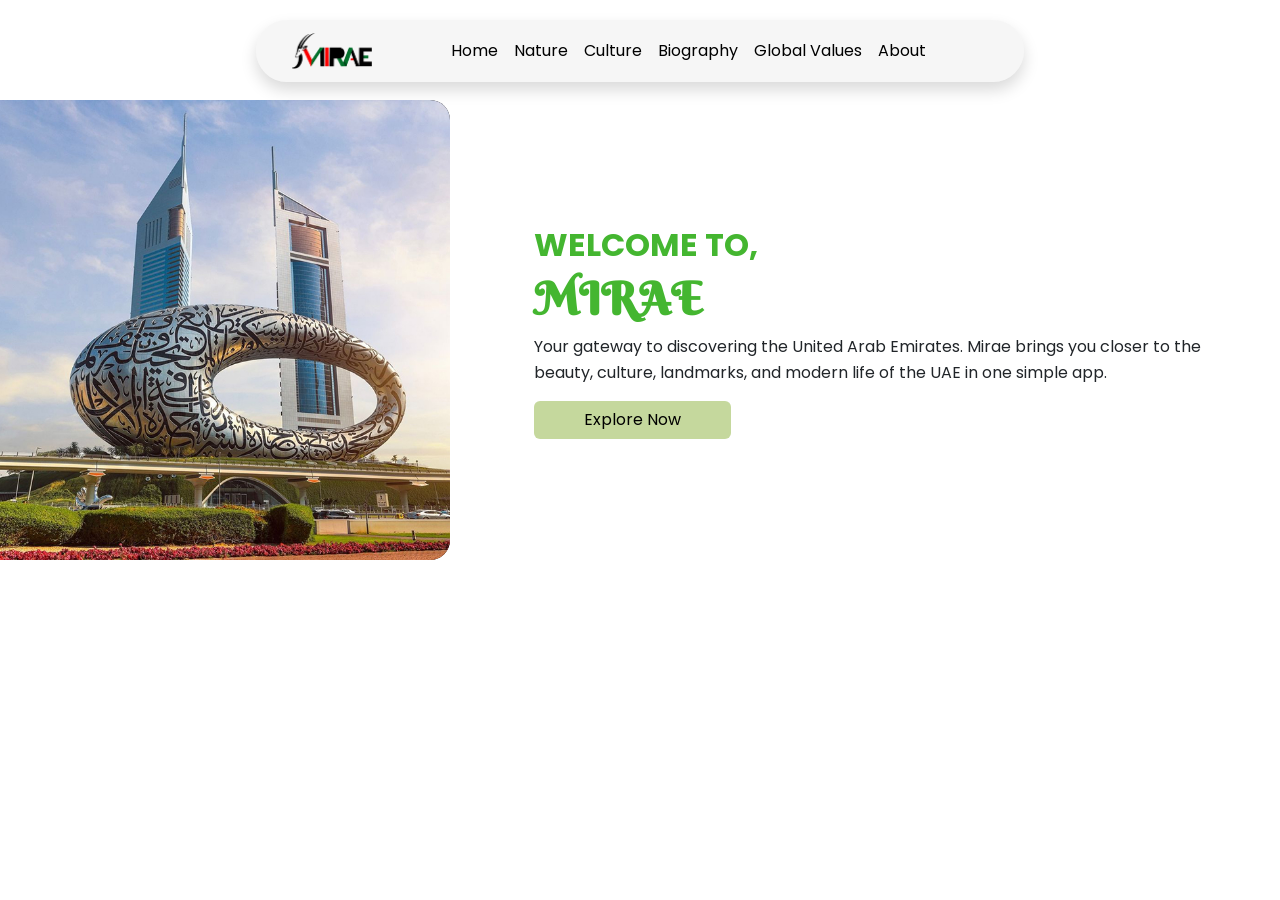
<file: index.html>
<!DOCTYPE html>
<html lang="en">
<head>
<meta charset="UTF-8">
<meta name="viewport" content="width=device-width, initial-scale=1.0">
<title>MIRAE</title>

<link href="https://cdn.jsdelivr.net/npm/bootstrap@5.3.8/dist/css/bootstrap.min.css" rel="stylesheet">
<link rel="stylesheet" href="./assets/css/style.css">
<link rel="stylesheet" href="./assets/css/landing.css">
<link href="https://fonts.googleapis.com/css2?family=Berkshire+Swash&family=Poppins:wght@300;400;500;600;700&display=swap" rel="stylesheet">
</head>
<body>

<nav class="navbar navbar-expand-lg rounded-pill shadow px-4 py-2 navbar-bg">
  <div class="container-fluid">
    <a class="navbar-brand" href="./landing.html">
      <img src="./assets/images/logo_mirae.png" alt="Logo" width="80">
    </a>
    <button class="navbar-toggler" type="button" data-bs-toggle="collapse" 
            data-bs-target="#navbarNav" aria-controls="navbarNav" 
            aria-expanded="false" aria-label="Toggle navigation">
      <span class="navbar-toggler-icon"></span>
    </button>
    <div class="collapse navbar-collapse justify-content-center" id="navbarNav">
      <ul class="navbar-nav">
        <li class="nav-item"><a class="nav-link" href="./home/index.html">Home</a></li>
        <li class="nav-item"><a class="nav-link" href="./home/index.html#nature">Nature</a></li>
        <li class="nav-item"><a class="nav-link" href="./culture/index.html">Culture</a></li>
        <li class="nav-item"><a class="nav-link" href="./home/index.html#biography">Biography</a></li>
        <li class="nav-item"><a class="nav-link" href="./home/index.html#main-bg">Global Values</a></li>
        <li class="nav-item"><a class="nav-link" href="./about/index.html">About</a></li>
      </ul>
    </div>
  </div>
</nav>

<section class="carousel-section">
  <div id="carouselBackForth" class="carousel slide" data-bs-ride="false" data-bs-interval="3000">
    <div class="carousel-inner">
      <div class="carousel-item active">
        <img src="./assets/images/carousel1.jpg" class="d-block carousel-img" alt="carousel1">
      </div>
      <div class="carousel-item">
        <img src="./assets/images/carousel2.jpg" class="d-block carousel-img" alt="carousel2">
      </div>
      <div class="carousel-item">
        <img src="./assets/images/carousel3.jpg" class="d-block carousel-img" alt="carousel3">
      </div>
    </div>
  </div>

  <div class="carousel-text ms-4">
    <h2>WELCOME TO,</h2>
    <h1>MIRAE</h1>
    <p>Your gateway to discovering the United Arab Emirates. Mirae brings you closer to the beauty, culture, landmarks, and modern life of the UAE in one simple app.</p>
    <a  href="./home/index.html" class="carousel-btn">Explore Now</a>
  </div>
</section>

<script src="https://cdn.jsdelivr.net/npm/bootstrap@5.3.8/dist/js/bootstrap.bundle.min.js"></script>

<script>
 document.addEventListener('DOMContentLoaded', () => {
    const carouselEl = document.getElementById('carouselBackForth');
    const carousel = new bootstrap.Carousel(carouselEl, { ride: false, wrap: false });

    const items = carouselEl.querySelectorAll('.carousel-item');
    let activeIndex = 0;
    let direction = 1; // 1 = maju, -1 = mundur
    const intervalTime = 3000; // 3 detik

    setInterval(() => {
        // Update index sesuai arah
        activeIndex += direction;

        // Jika sampai akhir, balik arah
        if (activeIndex >= items.length) {
            direction = -1;
            activeIndex = items.length - 2;
        }

        // Jika sampai awal, balik arah
        if (activeIndex < 0) {
            direction = 1;
            activeIndex = 1;
        }

        // Pindah ke slide
        carousel.to(activeIndex);
    }, intervalTime);
});
</script>

</body>
</html>
</file>
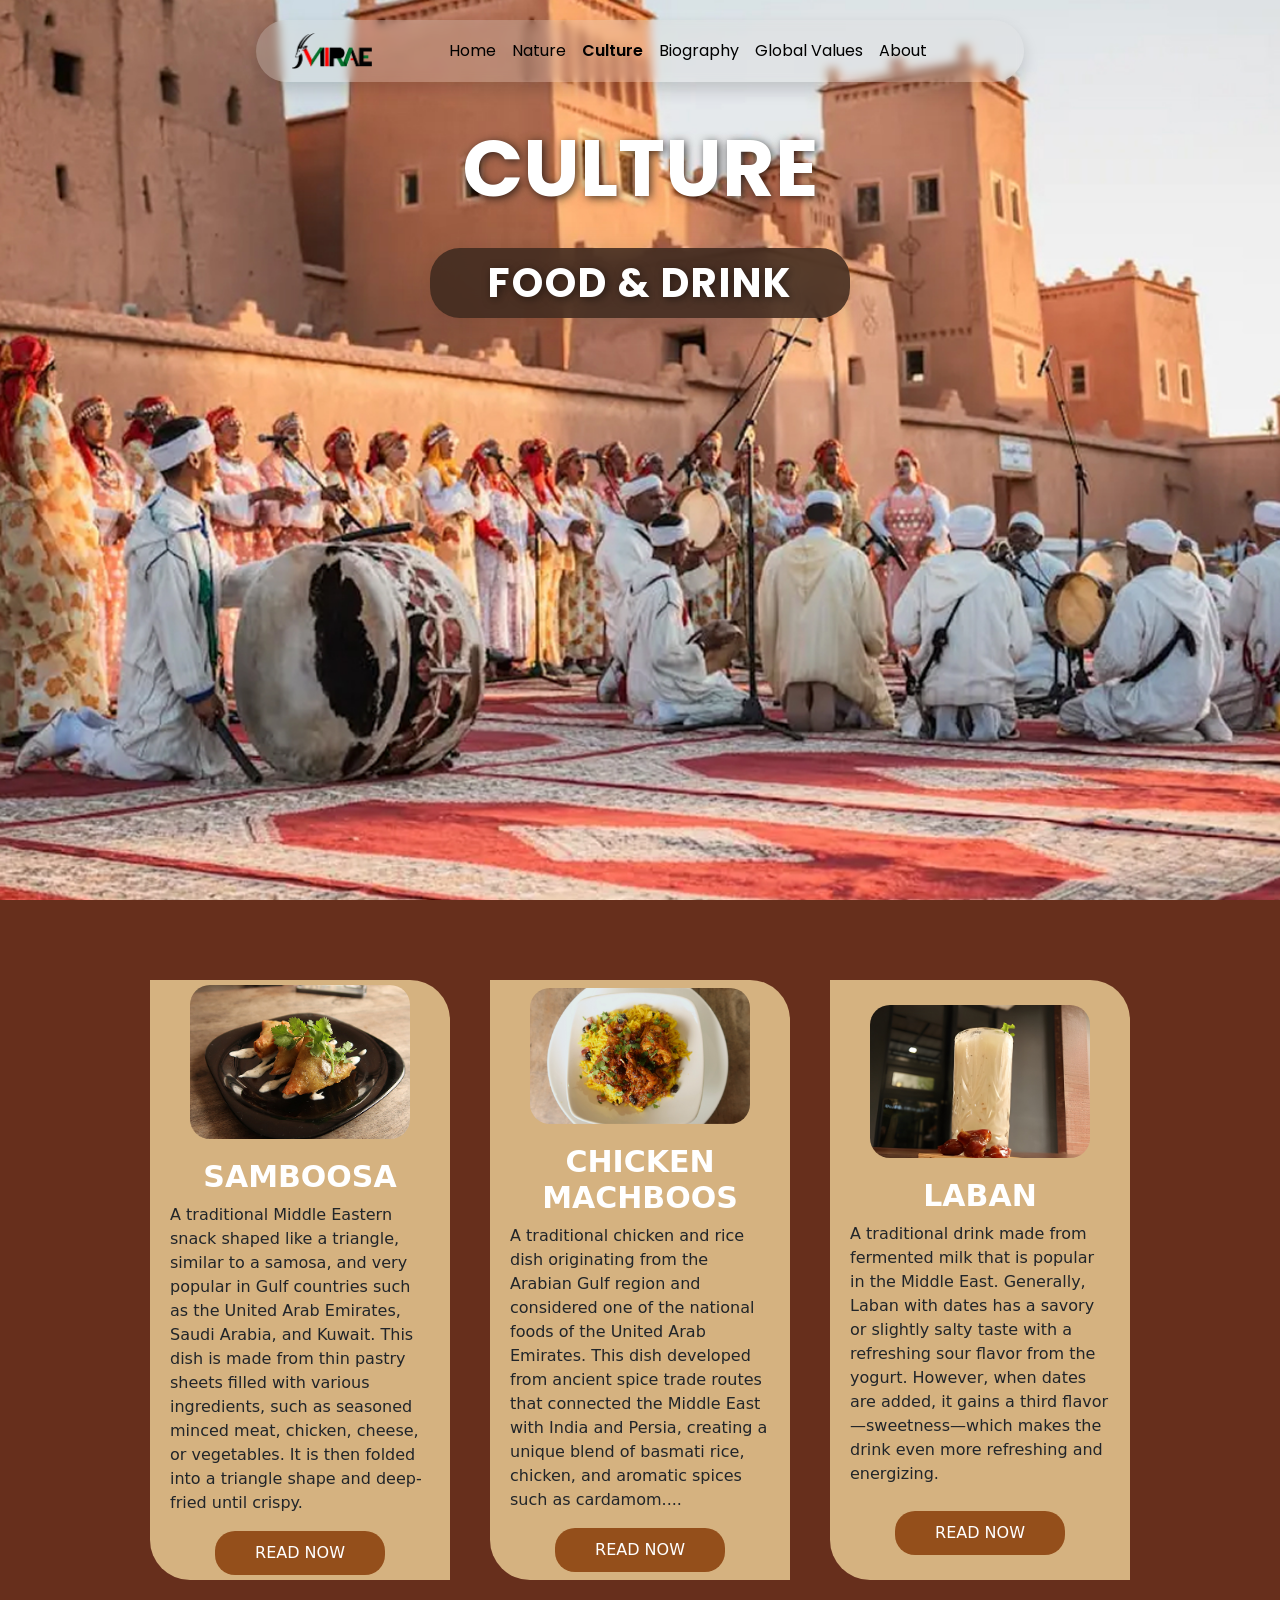
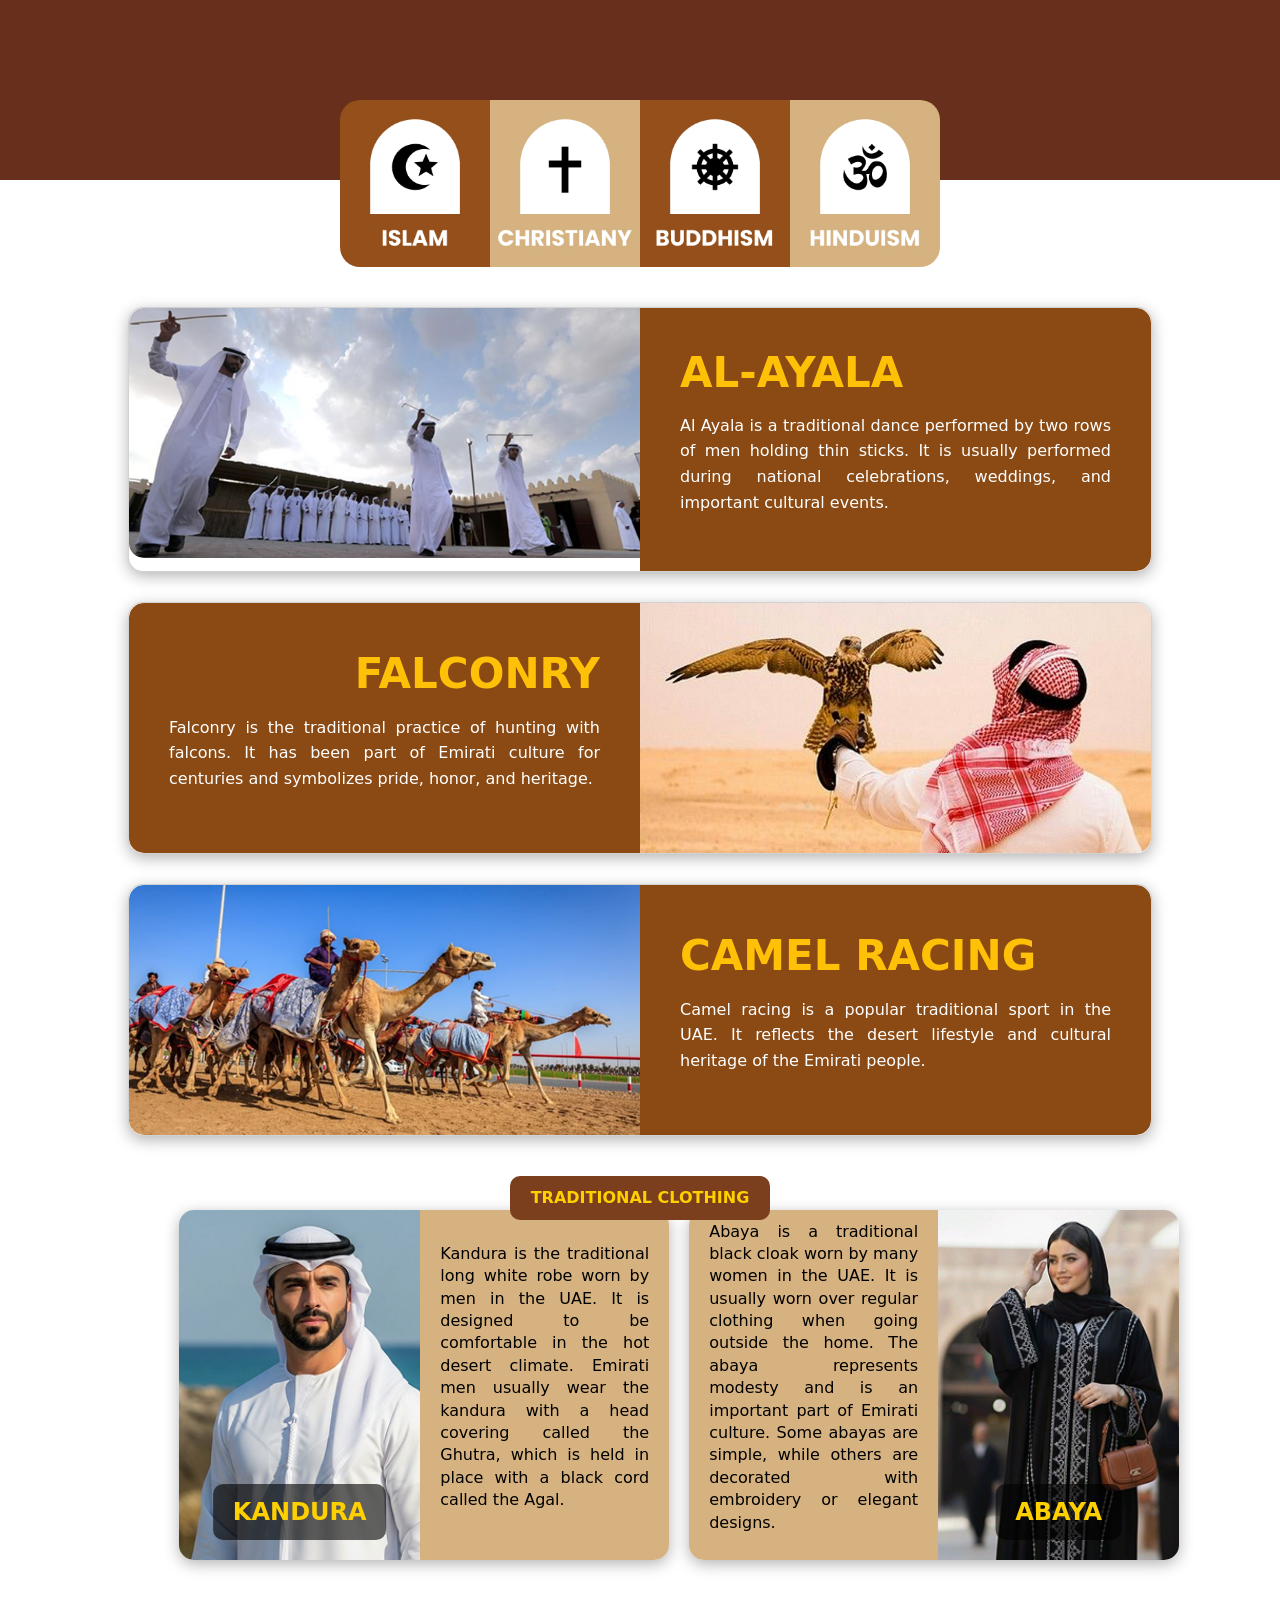
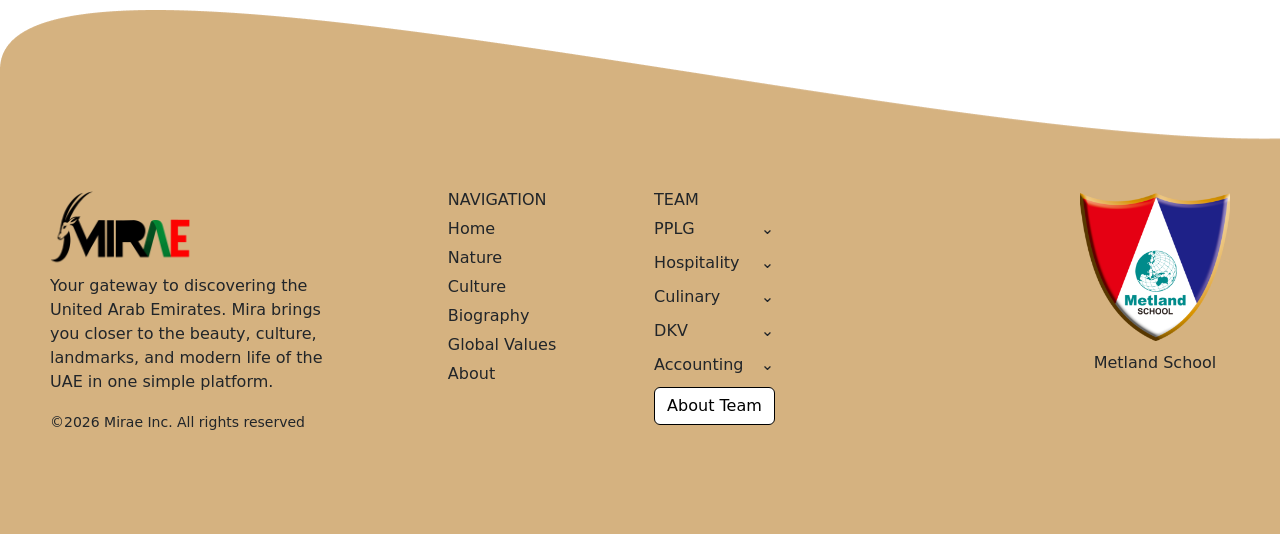
<file: culture/index.html>
<!DOCTYPE html>
<html lang="en">
<head>
    <meta charset="UTF-8">
    <title>MIRAE - HOME</title>
    <meta name="viewport" content="width=device-width, initial-scale=1.0">
    
    <link href="https://cdn.jsdelivr.net/npm/bootstrap@5.3.8/dist/css/bootstrap.min.css" rel="stylesheet">
    <link rel="stylesheet" href="../assets/css/style.css">
    <link href="https://fonts.googleapis.com/css2?family=Poppins:wght@300;400;600;700&display=swap" rel="stylesheet">
</head>

<body>
  <!-- Hero section -->
  <section class="culture">
    <div class="hero-content">
      <img src="../assets/images/culture_bg.jpg" class="hero-bg" alt="Background">
      <nav class="navbar navbar-expand-lg rounded-pill shadow px-4 py-2 navbar-bg">
        <div class="container-fluid">
          <a class="navbar-brand" href="#">
            <img src="../assets/images/logo_mirae.png" alt="Logo" width="80">
          </a>
          <button class="navbar-toggler" type="button" data-bs-toggle="collapse" 
                  data-bs-target="#navbarNav" aria-controls="navbarNav" 
                  aria-expanded="false" aria-label="Toggle navigation">
            <span class="navbar-toggler-icon"></span>
          </button>
          <div class="collapse navbar-collapse justify-content-center" id="navbarNav">
            <ul class="navbar-nav">
              <li class="nav-item"><a class="nav-link" href="../home/index.html">Home</a></li>
              <li class="nav-item"><a class="nav-link" href="../home/index.html#nature">Nature</a></li>
              <li class="nav-item"><a class="nav-link active" href="index.html">Culture</a></li>
              <li class="nav-item"><a class="nav-link" href="../home/index.html#biography">Biography</a></li>
              <li class="nav-item"><a class="nav-link" href="../home/index.html#main-bg">Global Values</a></li>
              <li class="nav-item"><a class="nav-link" href="../about/index.html">About</a></li>
            </ul>
          </div>
        </div>
      </nav>
      <div class="hero-text">
        <h1>CULTURE</h1>
        <div class="fooddrink-blur">
          <span>FOOD & DRINK</span>
        </div>
      </div>
    </div>
  </section>

  <section class="box-grid">
    <div class="box">
      <img src="../assets/images/samboosa.jpg" alt="samboosa">
      <h2>SAMBOOSA</h2>
      <p>A traditional Middle Eastern snack shaped like a triangle, similar to a samosa, and very popular in Gulf countries such as the United Arab Emirates, Saudi Arabia, and Kuwait. This dish is made from thin pastry sheets filled with various ingredients, such as seasoned minced meat, chicken, cheese, or vegetables. It is then folded into a triangle shape and deep-fried until crispy. </p>
      <a class="box-btn" href="../food/samboosa.html">READ NOW</a>
    </div>

    <div class="box">
      <img src="../assets/images/chicken_machboos.png" alt="chicken machboos">
      <h2>CHICKEN MACHBOOS</h2>
      <p>A traditional chicken and rice dish originating from the Arabian Gulf region and considered one of the national foods of the United Arab Emirates. This dish developed from ancient spice trade routes that connected the Middle East with India and Persia, creating a unique blend of basmati rice, chicken, and aromatic spices such as cardamom....</p>
      <a class="box-btn" href="../food/chicken.html">READ NOW</a>
    </div>

    <div class="box">
      <img src="../assets/images/laban.jpg" alt="laban">
      <h2>LABAN</h2>
      <p>A traditional drink made from fermented milk that is popular in the Middle East. Generally, Laban with dates has a savory or slightly salty taste with a refreshing sour flavor from the yogurt. However, when dates are added, it gains a third flavor—sweetness—which makes the drink even more refreshing and energizing.</p>
      <a class="box-btn" href="../food/laban.html">READ NOW</a>
    </div>
  </section>

<section class="religion">
  <img class="religion-title" src="../assets/images/religion.jpg" alt="religion">
  <div class="card-religion-container">
    <div class="card">
        <img src="../assets/images/al_ayala.jpg" alt="Al Ayala">
        <div class="text">
            <h2>AL-AYALA</h2>
            <p>
                Al Ayala is a traditional dance performed by two rows of men holding thin sticks.
                It is usually performed during national celebrations, weddings, and important cultural events.
            </p>
        </div>
    </div>

    <!-- Card 2 -->
    <div class="card reverse">
        <img src="../assets/images/falconry.jpg" alt="Falconry">
        <div class="text">
            <h2>FALCONRY</h2>
            <p>
                Falconry is the traditional practice of hunting with falcons.
                It has been part of Emirati culture for centuries and symbolizes pride, honor, and heritage.
            </p>
        </div>
    </div>

    <!-- Card 3 -->
    <div class="card">
        <img src="../assets/images/camel_racing.jpg" alt="Camel Racing">
        <div class="text">
            <h2>CAMEL RACING</h2>
            <p>
                Camel racing is a popular traditional sport in the UAE.
                It reflects the desert lifestyle and cultural heritage of the Emirati people.
            </p>
        </div>
  </div>

  <div class="section">
    <div class="title">
        TRADITIONAL CLOTHING
    </div>
    <div class="content">
        <div class="card-item">
            <div class="image-box">
                <img src="../assets/images/kandura.png">
                <div class="label">KANDURA</div>
            </div>
            <div class="text-box">
                <p>
                Kandura is the traditional long white robe worn by men in the UAE.
                It is designed to be comfortable in the hot desert climate.
                Emirati men usually wear the kandura with a head covering called the
                Ghutra, which is held in place with a black cord called the Agal.
                </p>
            </div>
        </div>

        <div class="card-item reverse">
            <div class="image-box">
                <img src="../assets/images/abaya.png">
                <div class="label">ABAYA</div>
            </div>
            <div class="text-box">
                <p>
                Abaya is a traditional black cloak worn by many women in the UAE.
                It is usually worn over regular clothing when going outside the home.
                The abaya represents modesty and is an important part of Emirati culture.
                Some abayas are simple, while others are decorated with embroidery
                or elegant designs.
                </p>
            </div>
        </div>
    </div>
</div>
</section>

<footer class="footer container-fluid">
<div class="footer-container d-flex justify-content-between flex-wrap">

<!-- LEFT -->
<div class="footer-left">
<img src="../assets/images/logo_mirae.svg" class="logo">

  <p>
    Your gateway to discovering the United Arab Emirates.
    Mira brings you closer to the beauty, culture, landmarks,
    and modern life of the UAE in one simple platform.
  </p>

  <small>©2026 Mirae Inc. All rights reserved</small>
</div>


<!-- NAVIGATION -->
  <div class="footer-nav">
<h6>NAVIGATION</h6>

<ul>
  <li>Home</li>
  <li>Nature</li>
  <li>Culture</li>
  <li>Biography</li>
  <li>Global Values</li>
  <li>About</li>
</ul>
  </div>


<!-- TEAM -->
<div class="footer-team">
  <h6>TEAM</h6>

<div class="dropdown-box">
  <div class="dropdown-btn">
    PPLG
    <span>⌄</span>
  </div>
<div class="dropdown-content">
  <p>
    R. Wan Fikri Cahyadi <br>
    Ghani Bahrut Tamam <br>
    Darren Raisya Iqbal <br>
    Leon Manuel Nadeak <br>
    Rizki Josuwa Hutabarat <br>
    Fransisco Valentino <br>
    Patur Marcelio Limbong <br>
  </p>
</div>
</div>

<div class="dropdown-box">
  <div class="dropdown-btn">
    Hospitality
    <span>⌄</span>
  </div>
<div class="dropdown-content">
  <p>
    Syafiq Istahal Rakani <br>
    Daren Leonel Vidi Putra <br>
    Darren Raisya Iqbal <br>
    Tasha Qeyzhia Pahlevi <br>
    Shafwan Fikti Arya Andhanni <br>
    Naomi Sachiko <br>
  </p>
</div>
</div>

<div class="dropdown-box">
  <div class="dropdown-btn">
    Culinary
    <span>⌄</span>
  </div>
<div class="dropdown-content">
  <p>
    Calya Callysta Sakhi <br>
    Andika Nirvana <br>
    Anelca Indriyani Fanka <br>
    Rizqi Abdulah Rahakbau <br>
    Kirana Azzifa Neirama <br>
    Livya Nathania Deborah <br>
    Afiya Khansa <br>
    Brian Natamaro Batubara <br>
  </p>
</div>
</div>

<div class="dropdown-box">
  <div class="dropdown-btn">
    DKV
    <span>⌄</span>
  </div>
<div class="dropdown-content">
  <p>
    Syifa Naomi Sutisna <br>
    Kanyasista Dharmmestika Fawwaz Yudianto <br>
    Farah Fakhira <br>
    Tsabita Azahwa <br>
    Kaysan Faris <br>
    Radix Adelio <br>
  </p>
</div>
</div>

<div class="dropdown-box">
  <div class="dropdown-btn">
    Accounting
    <span>⌄</span>
  </div>
<div class="dropdown-content">
  <p>
    Jen Nie Leviani <br>
    Rahma Khoerunnisa <br>
    Ainun Nissa <br>
    Zharifah Lexandrya Alwynoputri <br>
    Avisha Heni Zerlyana <br>
  </p>
</div>
</div>

<button class="about-btn">
About Team
</button>

</div>


<!-- SCHOOL -->
  <div class="footer-school text-center">
  <img src="../assets/images/logo_ms.png" class="school-logo">
   <p>Metland School</p>
  </div>
</div>
</footer>

<script src="../assets/js/script.js"></script>
</body>

</html>
</file>
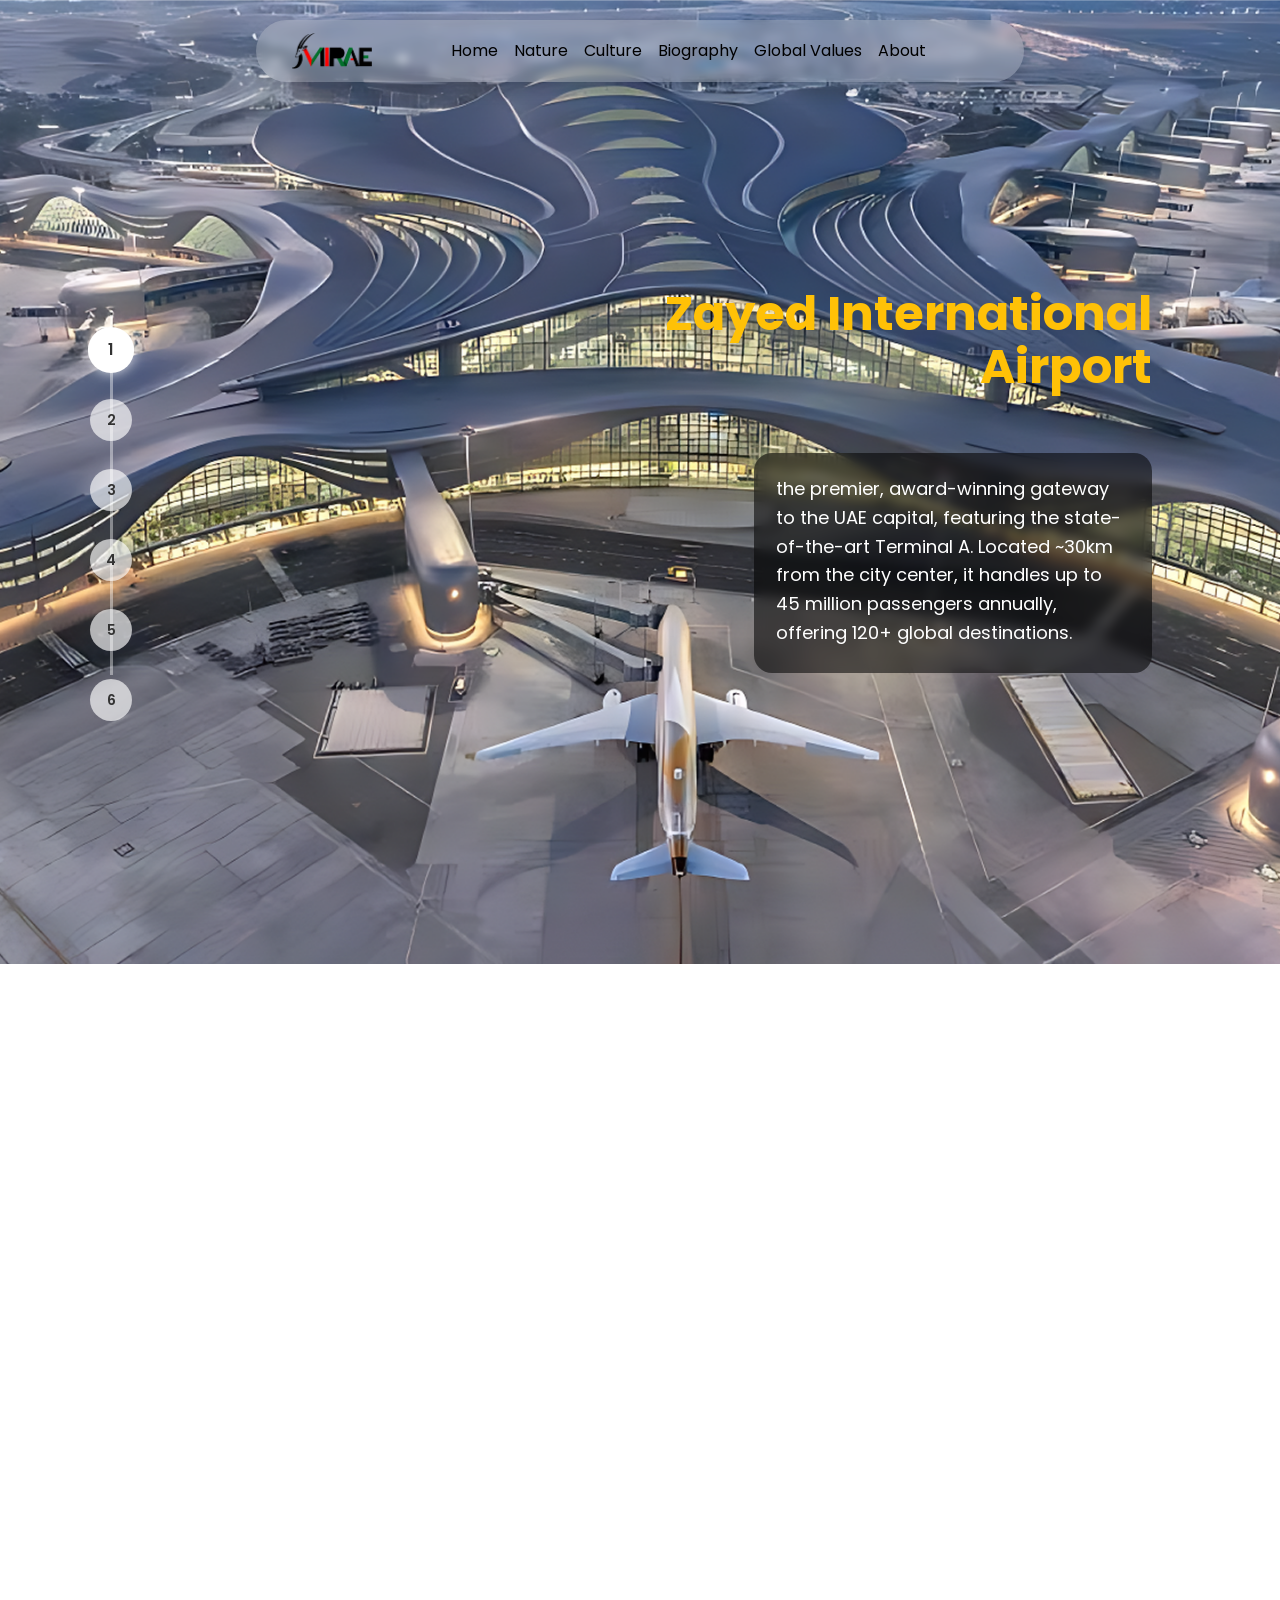
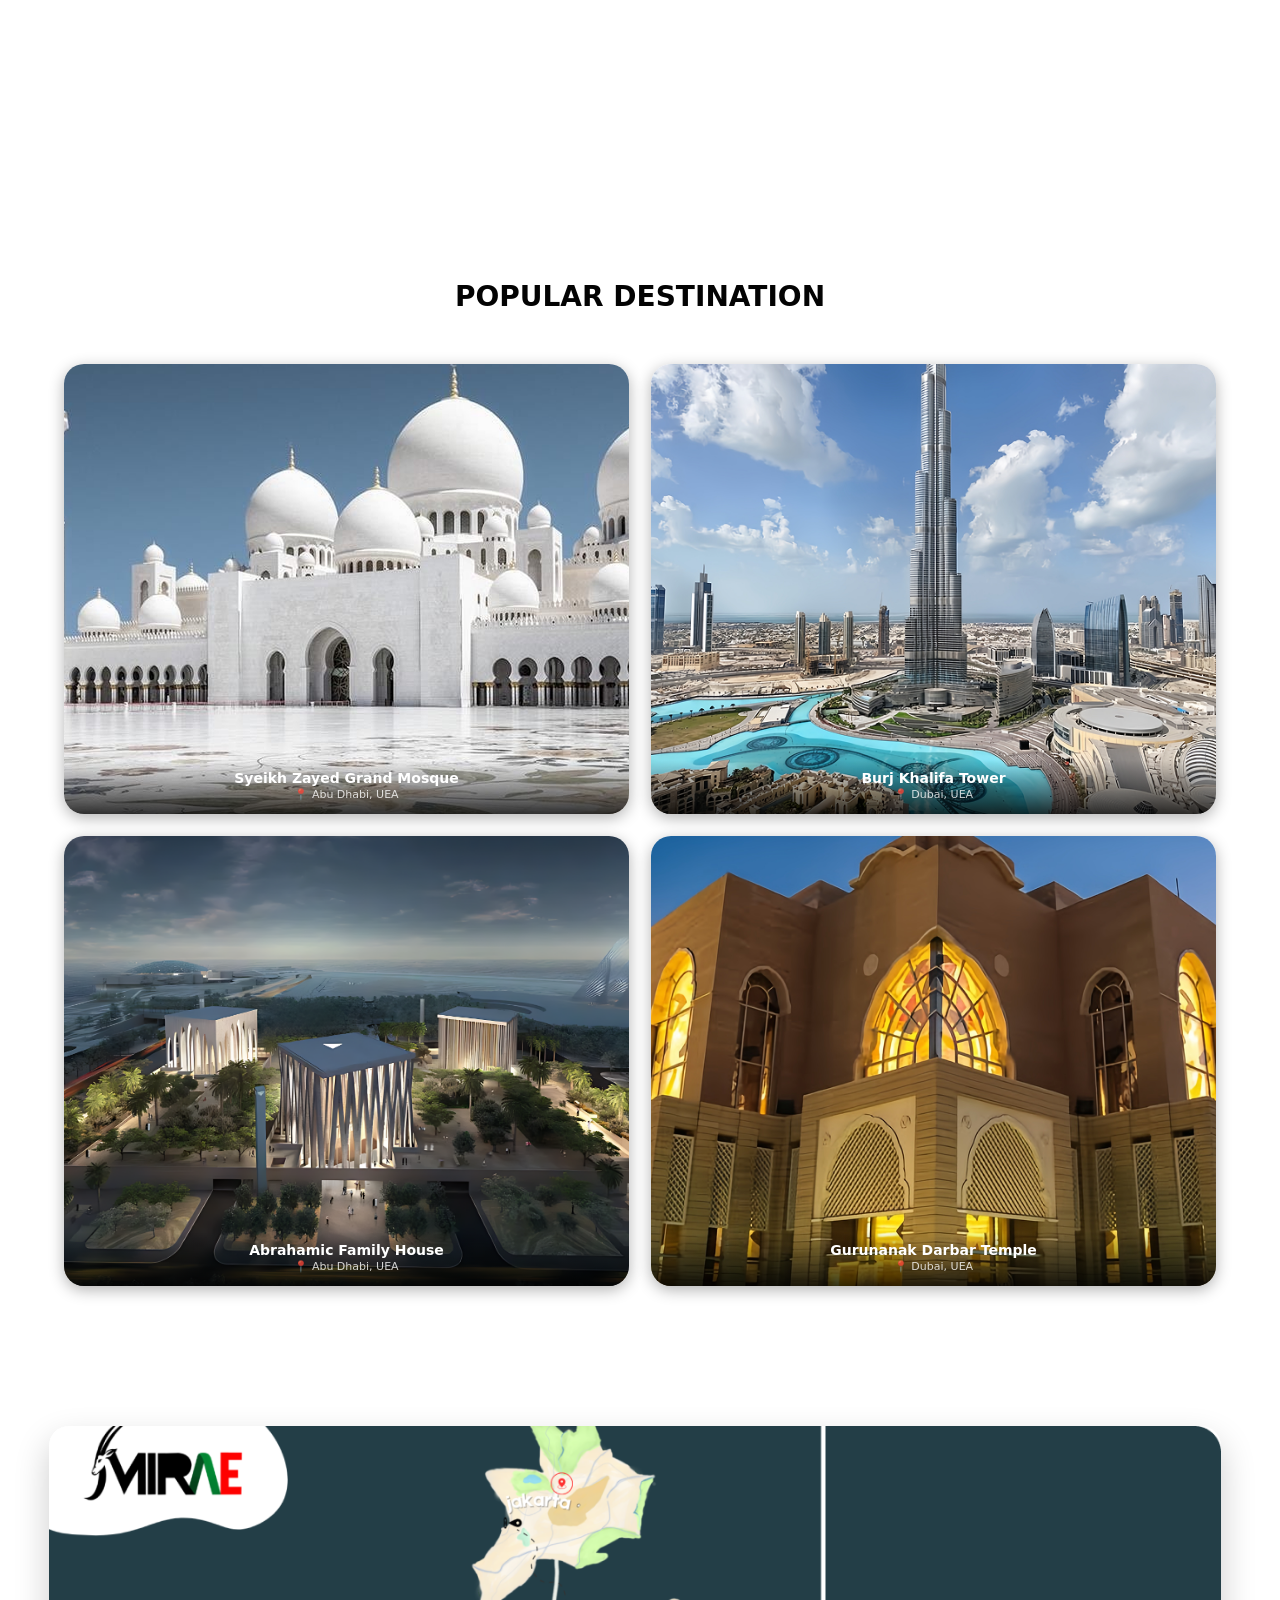
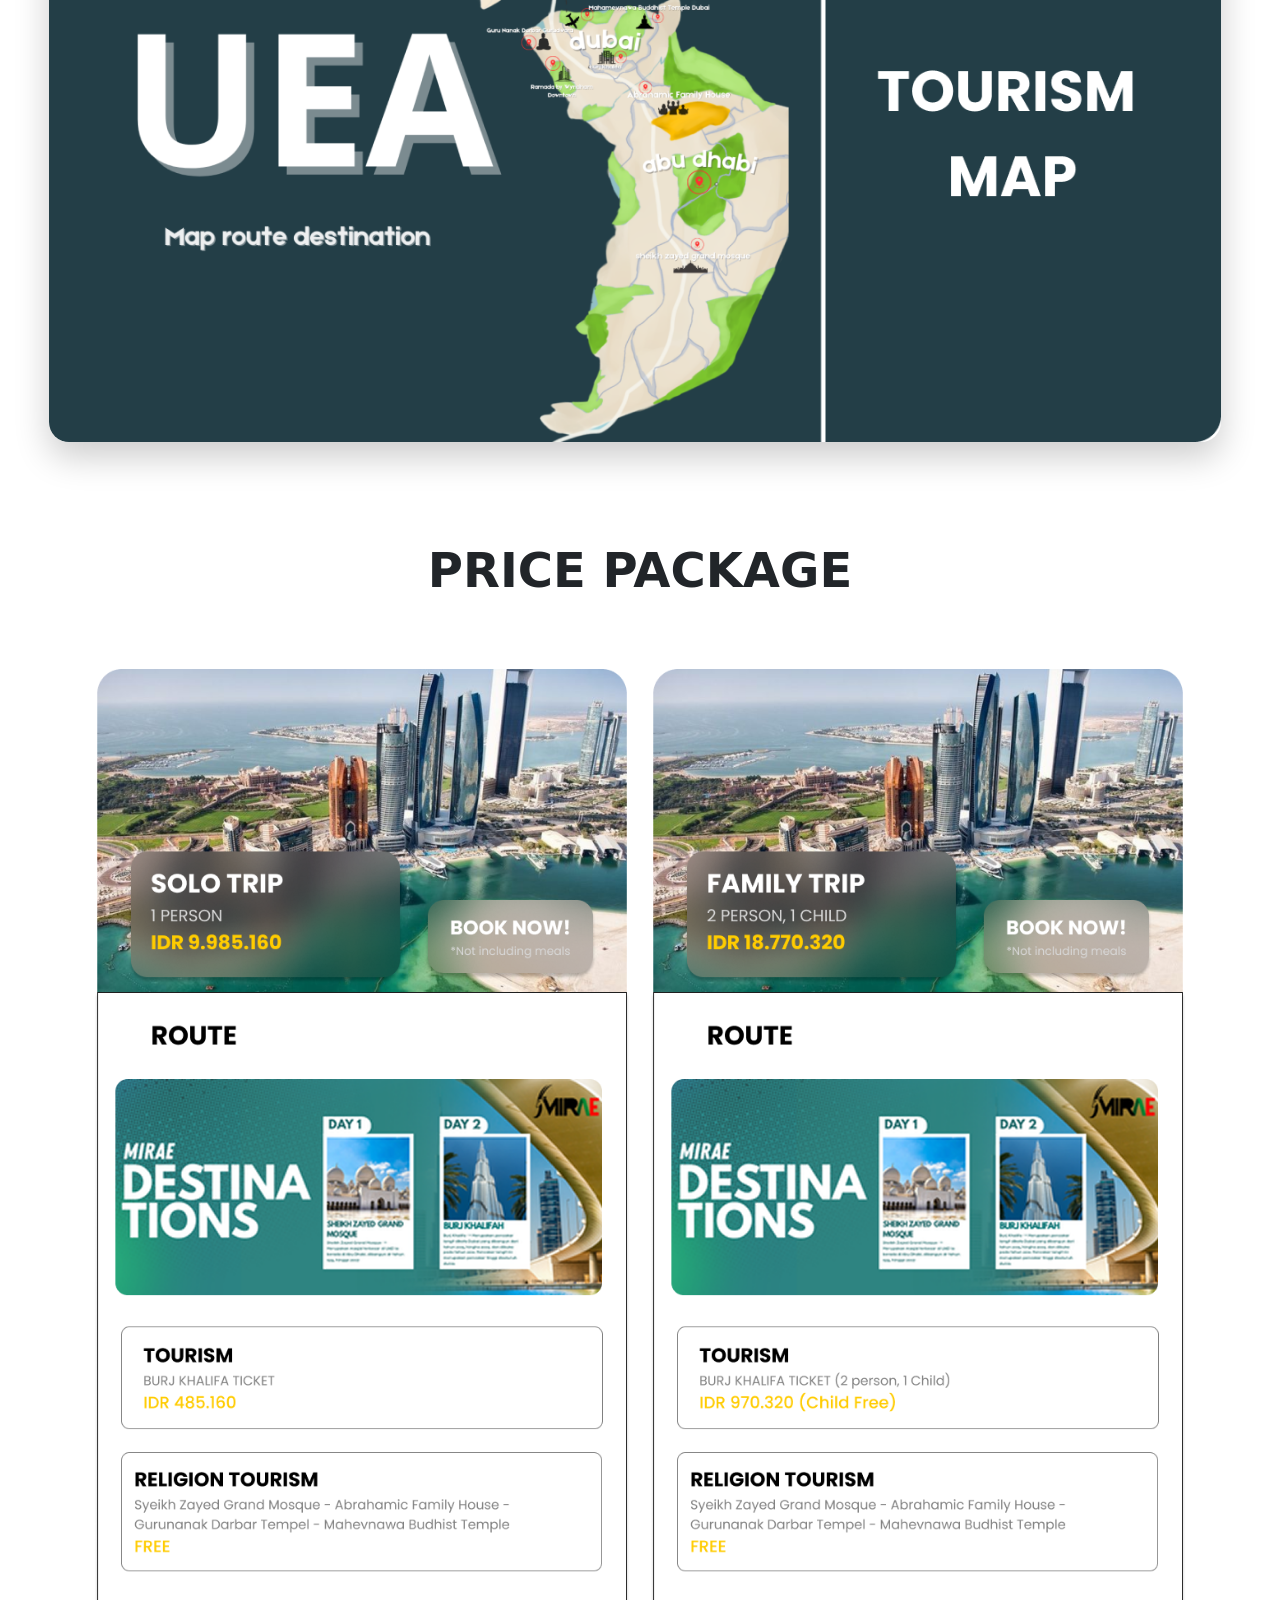
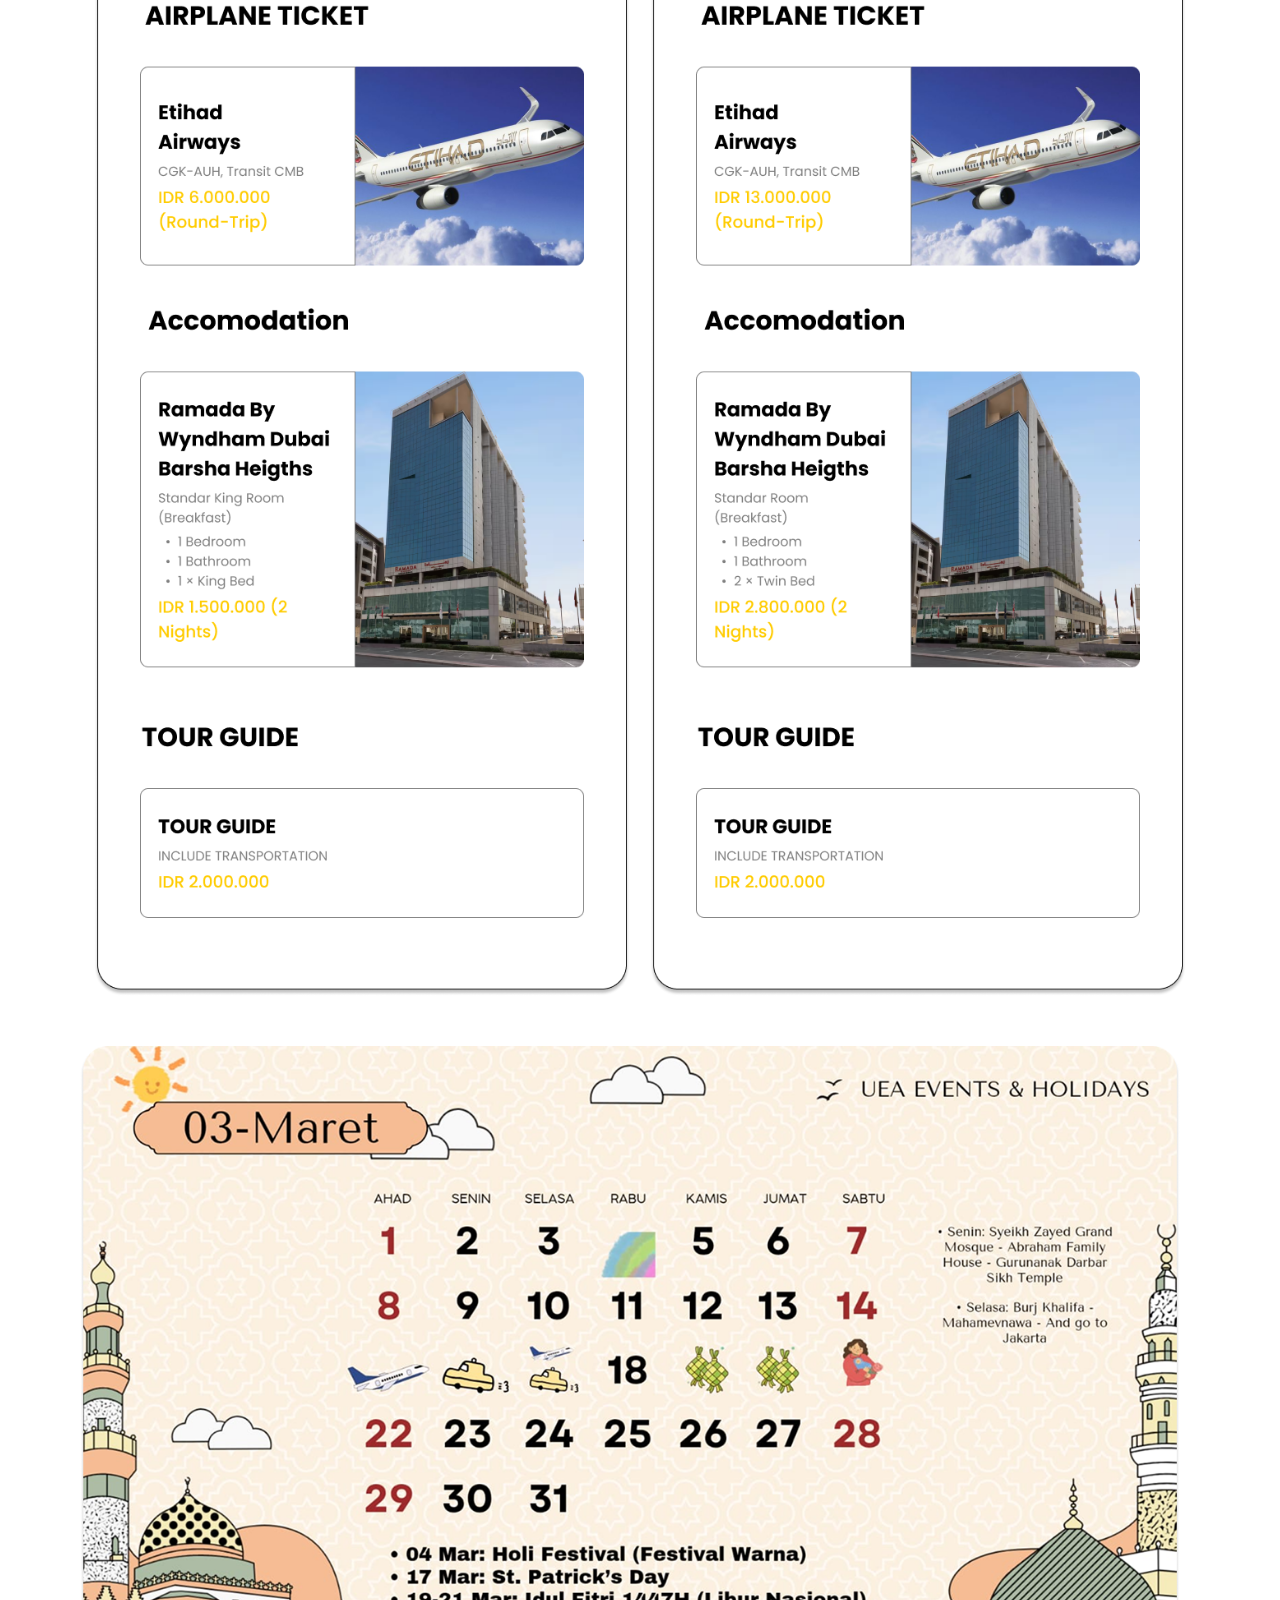
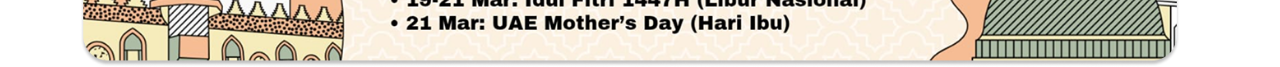
<file: tourism/index.html>
<!DOCTYPE html>
<html lang="en">

<head>
    <meta charset="UTF-8">
    <title>MIRAE - HOME</title>
    <meta name="viewport" content="width=device-width, initial-scale=1.0">

    <link href="https://cdn.jsdelivr.net/npm/bootstrap@5.3.8/dist/css/bootstrap.min.css" rel="stylesheet">
    <link rel="stylesheet" href="../assets/css/style.css">
    <link rel="stylesheet" href="../assets/css/tourism.css">

    <link href="https://fonts.googleapis.com/css2?family=Poppins:wght@300;400;600;700&display=swap" rel="stylesheet">

</head>

<body>

    <section class="tourism-hero">
        <img src="../assets/images/zayed_airport.png" class="tourism-bg" alt="Background">
        <nav class="navbar navbar-expand-lg rounded-pill shadow px-4 py-2 navbar-bg">
            <div class="container-fluid">
                <a class="navbar-brand" href="#"><img src="../assets/images/logo_mirae.png" width="80"></a>
                <button class="navbar-toggler" type="button" data-bs-toggle="collapse" data-bs-target="#navbarNav">
                    <span class="navbar-toggler-icon"></span>
                </button>
                <div class="collapse navbar-collapse justify-content-center" id="navbarNav">
                    <ul class="navbar-nav">
                        <li class="nav-item"><a class="nav-link" href="../home/index.html">Home</a></li>
                        <li class="nav-item"><a class="nav-link" href="../home/index.html#nature">Nature</a></li>
                        <li class="nav-item"><a class="nav-link" href="../culture/index.html">Culture</a></li>
                        <li class="nav-item"><a class="nav-link" href="../home/index.html#biography">Biography</a></li>
                        <li class="nav-item"><a class="nav-link" href="../home/index.html#main-bg">Global Values</a></li>
                        <li class="nav-item"><a class="nav-link" href="../about/index.html">About</a></li>
                    </ul>
                </div>
            </div>
        </nav>
        <h1 class="airport-title" id="destinationTitle">Zayed International Airport</h1>
        <div class="airport-desc" id="airportText">
            the premier, award-winning gateway to the UAE capital, featuring the state-of-the-art Terminal A. Located ~30km from the city center, it handles up to 45 million passengers annually, offering 120+ global destinations.
        </div>
        <div class="route-wrapper">
            <div class="route-line"><div class="route-progress" id="routeProgress"></div></div>
            <button class="route-btn active" data-img="../assets/images/zayed_airport.png" data-title="Zayed International Airport" data-text="the premier, award-winning gateway to the UAE capital, featuring the state-of-the-art Terminal A. Located ~30km from the city center, it handles up to 45 million passengers annually, offering 120+ global destinations.">1</button>
            <button class="route-btn" data-img="../assets/images/mosque.png" data-title="Sheikh Zayed Grand Mosque" data-text="The largest mosque in the UAE is the Sheikh Zayed Grand Mosque. It is located in Abu Dhabi and was built from 1994 to 2007.">2</button>
            <button class="route-btn" data-img="../assets/images/afh.png" data-title="Abrahamic Family House" data-text="One of the unique places in the UAE is the Abrahamic Family House. It is an interfaith complex in Abu Dhabi that shows the UAE’s commitment to tolerance.">3</button>
            <button class="route-btn" data-img="../assets/images/gurunanak.png" data-title="Gurunanak Darbar Gurdwara" data-text="One of the first temples in the UAE, and even in the Middle East, is the Guru Nanak Darbar. It is located in Jebel Ali Village and was built from 2008 to 2010.">4</button>
            <button class="route-btn" data-img="../assets/images/mahamevnava.png" data-title="Mahamevnawa Buddhist Temple" data-text="The only Buddhist temple in the UAE is the Mahamevnawa Buddhist Temple. It is located in Jumeirah, Dubai. The temple is open every day, but it is usually busiest on Fridays. Visitors can meditate, listen to Dhamma talks, and offer prayers to the Buddha.">5</button>
            <button class="route-btn" data-img="../assets/images/burj_khalifa.png" data-title="Burj Khalifa Tower" data-text="The skyscraper in Dubai that was built from 2004 to 2009 and officially opened in 2010 is the Burj Khalifa. It is the tallest building in the world.">6</button>
        </div>
    </section>

    <div class="popular-container">
        <h3 class="popular-title">POPULAR DESTINATION</h3>
        <div class="popular-grid">
            <div class="popular-card">
                <img src="../assets/images/Sheikh_Zayed_Mosque_view.png" alt="Mosque">
                <div class="card-info"><h4>Syeikh Zayed Grand Mosque</h4><p>📍 Abu Dhabi, UEA</p></div>
            </div>
            <div class="popular-card">
                <img src="../assets/images/burj_khalifa.png" alt="Burj Khalifa">
                <div class="card-info"><h4>Burj Khalifa Tower</h4><p>📍 Dubai, UEA</p></div>
            </div>
            <div class="popular-card">
                <img src="../assets/images/afh.png" alt="Abrahamic Family">
                <div class="card-info"><h4>Abrahamic Family House</h4><p>📍 Abu Dhabi, UEA</p></div>
            </div>
            <div class="popular-card">
                <img src="../assets/images/gurunanak.png" alt="Temple">
                <div class="card-info"><h4>Gurunanak Darbar Temple</h4><p>📍 Dubai, UEA</p></div>
            </div>
        </div>
    </div>

    <div class="map-section">
        <div class="container">
            <img src="../assets/images/Frame_273.png" class="tourism-map-img" alt="UEA Tourism Map">
        </div>
    </div>

    <div class="photo-gallery container text-center">
        <h3 class="Price-Package" style="width:100%; font-weight: 700; margin-bottom: 50px; margin-top: -100px; font-size: 48px;">PRICE PACKAGE</h3>
        <img src="../assets/images/Frame_258.png" alt="Solo trip">
        <img src="../assets/images/Frame_274.png" alt="Family trip">
    </div>

    <div class="Calendar-section">
        <div class="calender-container">
            <img src="../assets/images/calendar.png" alt="calendar" style="width: 1100px; height: auto; margin-left: 80px; margin-top: 50px;">
        </div>
    </div>

    <script>
        const buttons = document.querySelectorAll(".route-btn");
        const bg = document.querySelector(".tourism-bg");
        const text = document.getElementById("airportText");
        const title = document.getElementById("destinationTitle");
        const progress = document.getElementById("routeProgress");
        buttons.forEach((btn, index) => {
            btn.addEventListener("click", () => {
                buttons.forEach(b => b.classList.remove("active"));
                btn.classList.add("active");
                bg.classList.add("fade");
                setTimeout(() => {
                    bg.src = btn.dataset.img;
                    bg.classList.remove("fade");
                }, 200);
                title.innerText = btn.dataset.title;
                text.innerText = btn.dataset.text;
                let stepHeight = 72;
                progress.style.height = (index * stepHeight) + "px";
            });
        });
    </script>

</body>

</html>
</file>
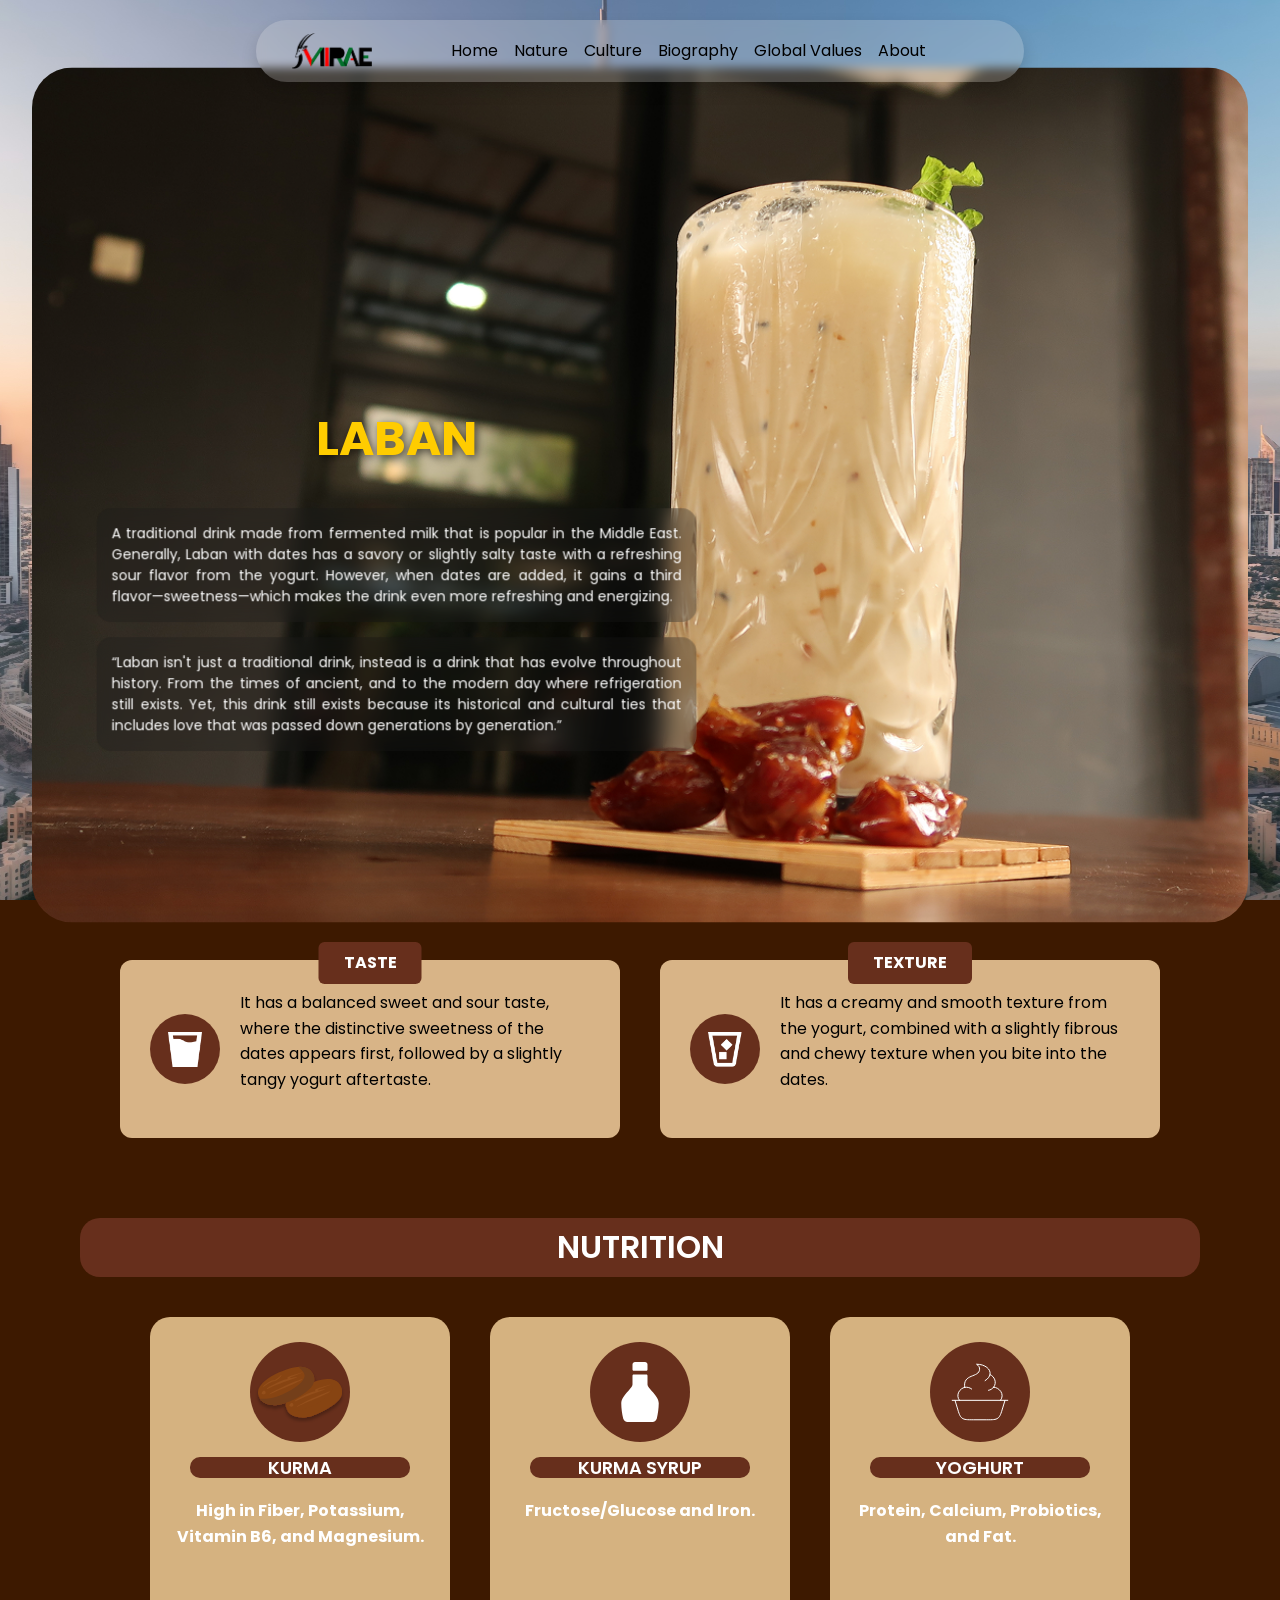
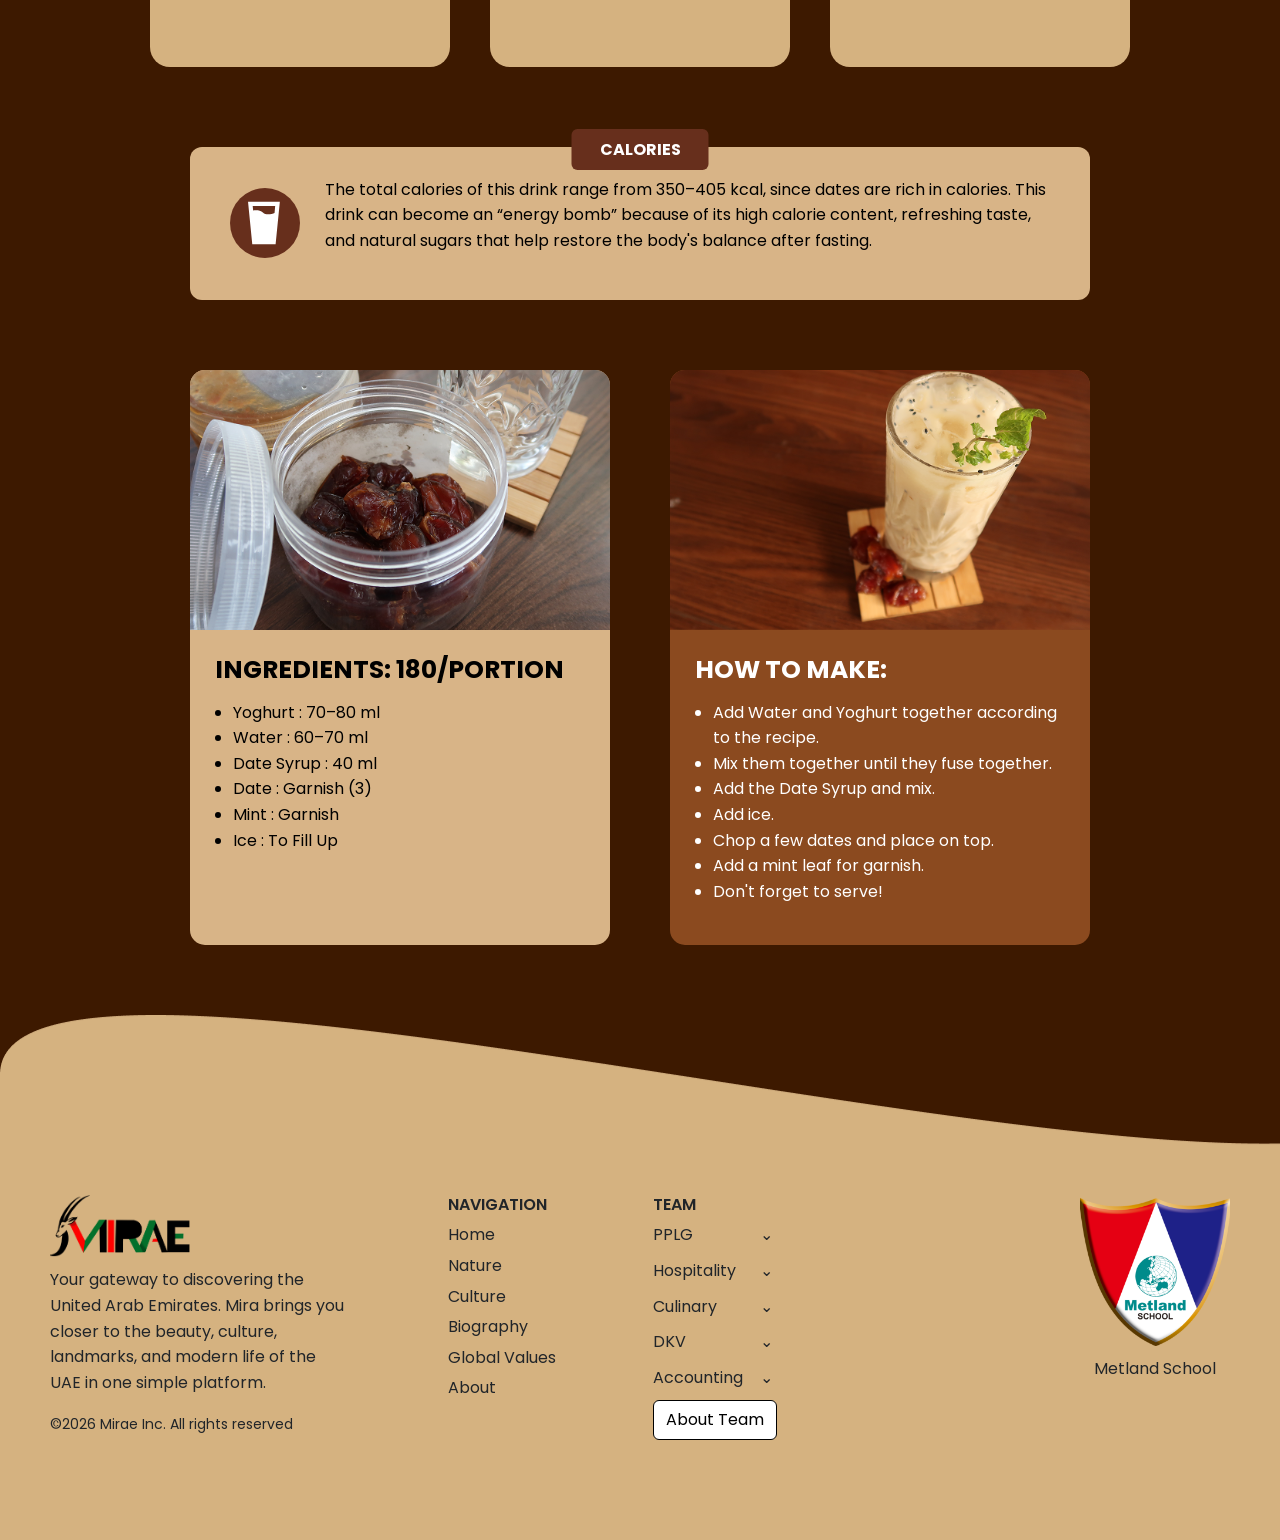
<file: food/laban.html>
<!DOCTYPE html>
<html lang="en">
<head>
    <meta charset="UTF-8">
    <meta name="viewport" content="width=device-width, initial-scale=1.0">
    <title>MIRAE - LABAN</title>

     <link href="https://cdn.jsdelivr.net/npm/bootstrap@5.3.8/dist/css/bootstrap.min.css" rel="stylesheet">
    <link rel="stylesheet" href="../assets/css/style.css">
    <link href="https://fonts.googleapis.com/css2?family=Berkshire+Swash&family=Poppins:wght@300;400;500;600;700&display=swap" rel="stylesheet">
</head>
<style>
    body {
      background-color: #3d1900 ;
      font-family: 'Poppins', sans-serif;
      font-weight: 400;
      font-size: 16px;
      line-height: 1.6;
      margin: 0;
      padding: 0;
    }

    h1, h2, h3, h4, h5, h6 {
      font-weight: 600; 
    }

    p {
      font-weight: 400; 
    }
</style>
<body>
    <!-- Hero section -->
  <section class="hero text-center">
    <!-- Hero Image Container -->
    <div class="hero-food-container">
      <img src="../assets/images/laban_bg.png" alt="Laban" class="hero-food-img">
      
      <!-- Caption & Description Container -->
      <div class="hero-food-content">
        <!-- Caption -->
        <h1 class="hero-food-caption">LABAN</h1>
        
        <!-- Description Textbox 1 -->
        <div class="hero-food-desc">
          <p>A traditional drink made from fermented milk that is popular in the Middle East. Generally, Laban with dates has a savory or slightly salty taste with a refreshing sour flavor from the yogurt. However, when dates are added, it gains a third flavor—sweetness—which makes the drink even more refreshing and energizing.</p>
        </div>

        <!-- Description Textbox 2 -->
        <div class="hero-food-desc-2">
          <p>“Laban isn't just a traditional drink, instead is a drink that has evolve throughout history. From the times of ancient, and to the modern day where refrigeration still exists. Yet, this drink still exists because its historical and cultural ties that includes love that was passed down generations by generation.”</p>
        </div>
      </div>
    </div>
    
    <!-- Navbar kapsul -->
    <nav class="navbar navbar-expand-lg rounded-pill shadow px-4 py-2 navbar-bg">
      <div class="container-fluid">
        <a class="navbar-brand" href="../index.html">
          <img src="../assets/images/logo_mirae.png" alt="Logo" width="80">
        </a>
        
        <button class="navbar-toggler" type="button" data-bs-toggle="collapse" 
                data-bs-target="#navbarNav" aria-controls="navbarNav" 
                aria-expanded="false" aria-label="Toggle navigation">
          <span class="navbar-toggler-icon"></span>
        </button>
        <div class="collapse navbar-collapse justify-content-center" id="navbarNav">
          <ul class="navbar-nav">
            <li class="nav-item"><a class="nav-link" href="../home/index.html">Home</a></li>
            <li class="nav-item"><a class="nav-link" href="../nature/index.html">Nature</a></li>
            <li class="nav-item"><a class="nav-link" href="../culture/index.html">Culture</a></li>
            <li class="nav-item"><a class="nav-link" href="../biography/index.html">Biography</a></li>
            <li class="nav-item"><a class="nav-link" href="../globalvalues/index.html">Global Values</a></li>
            <li class="nav-item"><a class="nav-link" href="../about/index.html">About</a></li>
          </ul>
        </div>
      </div>
    </nav>
  </section>
    
  <div class="food-container">
    <div class="food-card">
        <div class="label">TASTE</div>
        <div class="content">
            <div class="icon">
                <img src="../assets/images/water_icon.png" alt="taste icon">
            </div>
            <p>
                It has a balanced sweet and sour taste, where the distinctive sweetness
                of the dates appears first, followed by a slightly tangy yogurt aftertaste.
            </p>
        </div>
    </div>

    <div class="food-card">
        <div class="label">TEXTURE</div>
        <div class="content">
            <div class="icon">
                <img src="../assets/images/ice_icon.png" alt="texture icon">
            </div>

            <p>
                It has a creamy and smooth texture from the yogurt, combined with a
                slightly fibrous and chewy texture when you bite into the dates.
            </p>
        </div>
    </div>
</div>

<section class="food-info">
  <div class="nutrition-title">
    <h2>NUTRITION</h2>
  </div>

  <div class="food-info-container">
   <div class="food-card">
      <div class="icon">
          <img src="../assets/images/kurma.svg">
      </div>
      <h2>KURMA</h2>
      <p>
      High in Fiber, Potassium, Vitamin B6, and Magnesium.
      </p>
  </div>

  <div class="food-card">
      <div class="icon">
          <img src="../assets/images/syrup.svg">
      </div>
      <h2>KURMA SYRUP</h2>
      <p>
      Fructose/Glucose and Iron.
      </p>
  </div>

  <div class="food-card">
      <div class="icon">
          <img src="../assets/images/yoghurt.svg">
      </div>
      <h2>YOGHURT</h2>
      <p> 
      Protein, Calcium, Probiotics, and Fat.
      </p>
  </div>
  </div>

  <div class="calories">
    <div class="stripe">
        <div class="label">CALORIES</div>

        <div class="content">
            <div class="icon">
                <img src="../assets/images/water_icon.svg" alt="icon">
            </div>

            <p>
                The total calories of this drink range from 350–405 kcal, since dates are rich in calories. 
                This drink can become an “energy bomb” because of its high calorie content, refreshing taste, 
                and natural sugars that help restore the body's balance after fasting.
            </p>
        </div>
    </div>
  </div>

<div class="container">
    <!-- CARD 1 -->
    <div class="info-card light">
        <img src="../assets/images/laban_ing.png" class="card-img">

        <div class="card-text">
            <h2>INGREDIENTS: 180/PORTION</h2>
            <ul>
                <li>Yoghurt : 70–80 ml</li>
                <li>Water : 60–70 ml</li>
                <li>Date Syrup : 40 ml</li>
                <li>Date : Garnish (3)</li>
                <li>Mint : Garnish</li>
                <li>Ice : To Fill Up</li>
            </ul>
        </div>
    </div>

    <!-- CARD 2 -->
    <div class="info-card dark">
        <img src="../assets/images/laban_htm.png" class="card-img">

        <div class="card-text">
            <h2>HOW TO MAKE:</h2>
            <ul>
                <li>Add Water and Yoghurt together according to the recipe.</li>
                <li>Mix them together until they fuse together.</li>
                <li>Add the Date Syrup and mix.</li>
                <li>Add ice.</li>
                <li>Chop a few dates and place on top.</li>
                <li>Add a mint leaf for garnish.</li>
                <li>Don't forget to serve!</li>
            </ul>
        </div>
    </div>
</div>
</section>

<footer class="footer container-fluid">
<div class="footer-container d-flex justify-content-between flex-wrap">

<!-- LEFT -->
<div class="footer-left">
<img src="../assets/images/logo_mirae.png" class="logo">

  <p>
    Your gateway to discovering the United Arab Emirates.
    Mira brings you closer to the beauty, culture, landmarks,
    and modern life of the UAE in one simple platform.
  </p>

  <small>©2026 Mirae Inc. All rights reserved</small>
</div>


<!-- NAVIGATION -->
  <div class="footer-nav">
<h6>NAVIGATION</h6>

<ul>
  <li>Home</li>
  <li>Nature</li>
  <li>Culture</li>
  <li>Biography</li>
  <li>Global Values</li>
  <li>About</li>
</ul>
  </div>


<!-- TEAM -->
<div class="footer-team">
  <h6>TEAM</h6>

<div class="dropdown-box">
  <div class="dropdown-btn">
    PPLG
    <span>⌄</span>
  </div>
<div class="dropdown-content">
  <p>
    R. Wan Fikri Cahyadi <br>
    Ghani Bahrut Tamam <br>
    Darren Raisya Iqbal <br>
    Leon Manuel Nadeak <br>
    Rizki Josuwa Hutabarat <br>
    Fransisco Valentino <br>
    Patur Marcelio Limbong <br>
  </p>
</div>
</div>

<div class="dropdown-box">
  <div class="dropdown-btn">
    Hospitality
    <span>⌄</span>
  </div>
<div class="dropdown-content">
  <p>
    Syafiq Istahal Rakani <br>
    Daren Leonel Vidi Putra <br>
    Darren Raisya Iqbal <br>
    Tasha Qeyzhia Pahlevi <br>
    Shafwan Fikti Arya Andhanni <br>
    Naomi Sachiko <br>
  </p>
</div>
</div>

<div class="dropdown-box">
  <div class="dropdown-btn">
    Culinary
    <span>⌄</span>
  </div>
<div class="dropdown-content">
  <p>
    Calya Callysta Sakhi <br>
    Andika Nirvana <br>
    Anelca Indriyani Fanka <br>
    Rizqi Abdulah Rahakbau <br>
    Kirana Azzifa Neirama <br>
    Livya Nathania Deborah <br>
    Afiya Khansa <br>
    Brian Natamaro Batubara <br>
  </p>
</div>
</div>

<div class="dropdown-box">
  <div class="dropdown-btn">
    DKV
    <span>⌄</span>
  </div>
<div class="dropdown-content">
  <p>
    Syifa Naomi Sutisna <br>
    Kanyasista Dharmmestika Fawwaz Yudianto <br>
    Farah Fakhira <br>
    Tsabita Azahwa <br>
    Kaysan Faris <br>
    Radix Adelio <br>
  </p>
</div>
</div>

<div class="dropdown-box">
  <div class="dropdown-btn">
    Accounting
    <span>⌄</span>
  </div>
<div class="dropdown-content">
  <p>
    Jen Nie Leviani <br>
    Rahma Khoerunnisa <br>
    Ainun Nissa <br>
    Zharifah Lexandrya Alwynoputri <br>
    Avisha Heni Zerlyana <br>
  </p>
</div>
</div>

<button class="about-btn">
About Team
</button>

</div>


<!-- SCHOOL -->
  <div class="footer-school text-center">
   <img src="../assets/images/logo_ms.png" class="school-logo">
   <p>Metland School</p>
  </div>
</div>
</footer>

<script src="../assets/js/script.js"></script>
</body>
</html>
</file>
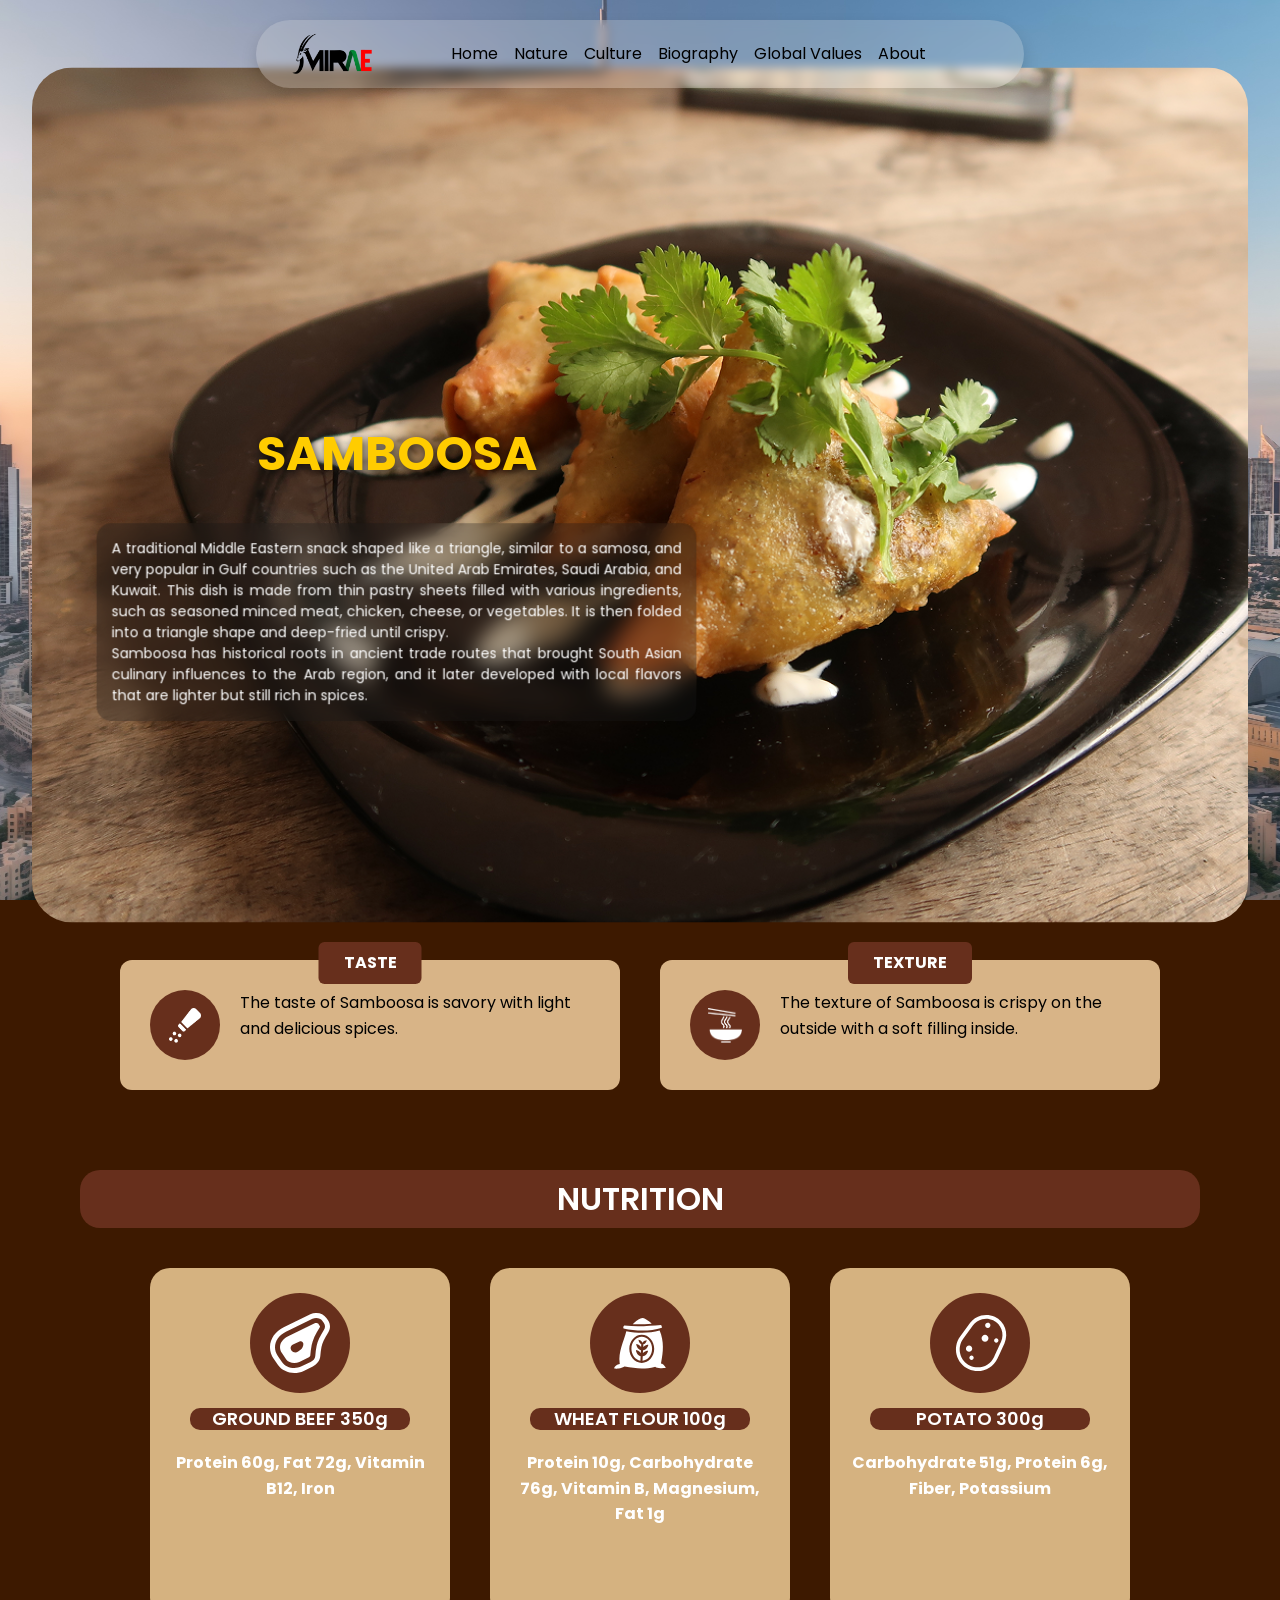
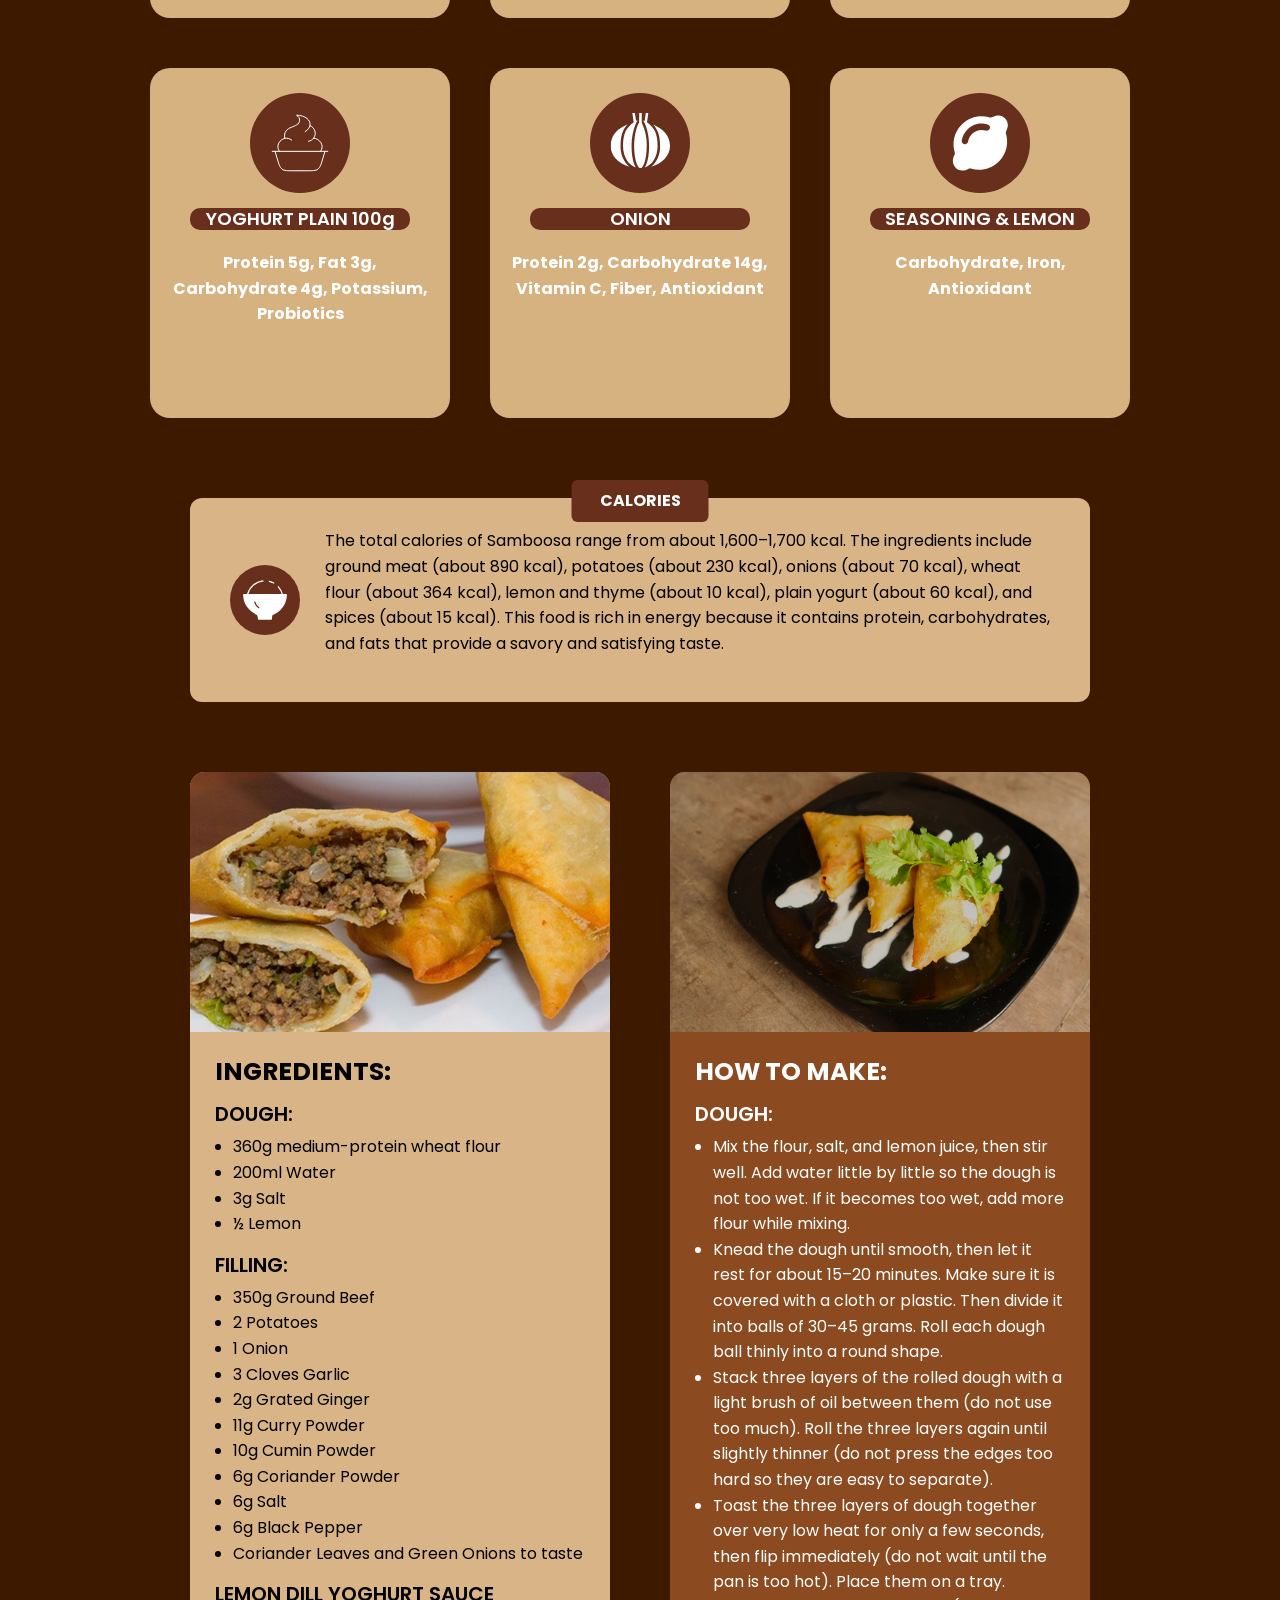
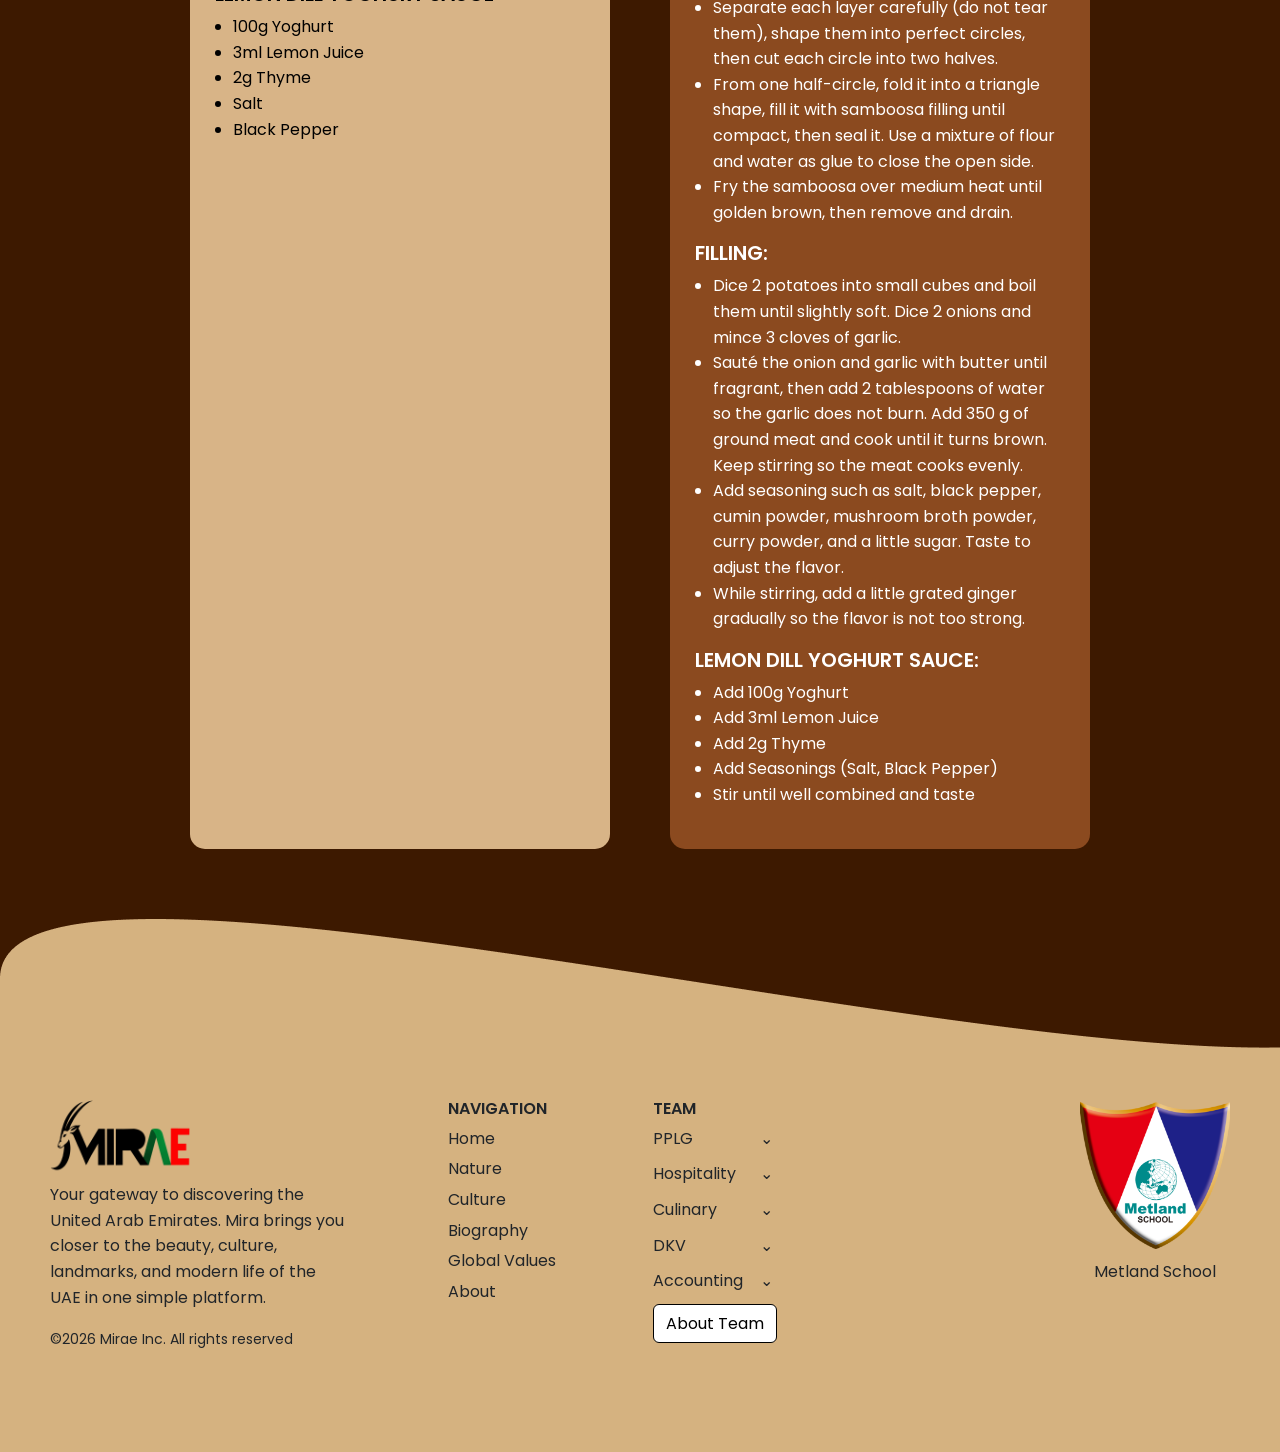
<file: food/samboosa.html>
<!DOCTYPE html>
<html lang="en">
<head>
    <meta charset="UTF-8">
    <meta name="viewport" content="width=device-width, initial-scale=1.0">
    <title>MIRAE - SAMBOOSA</title>

    <link href="https://cdn.jsdelivr.net/npm/bootstrap@5.3.8/dist/css/bootstrap.min.css" rel="stylesheet">
    <link rel="stylesheet" href="../assets/css/style.css">
    <link href="https://fonts.googleapis.com/css2?family=Berkshire+Swash&family=Poppins:wght@300;400;500;600;700&display=swap" rel="stylesheet">
</head>
<style>
    body {
      background-color: #3d1900 ;
      font-family: 'Poppins', sans-serif;
      font-weight: 400;
      font-size: 16px;
      line-height: 1.6;
      margin: 0;
      padding: 0;
    }

    h1, h2, h3, h4, h5, h6 {
      font-weight: 600; 
    }

    p {
      font-weight: 400; 
    }
</style>
<body>
    <!-- Hero section -->
  <section class="hero text-center">
    <!-- Hero Image Container -->
    <div class="hero-food-container">
      <img src="../assets/images/samboosa.png" alt="Samboosa" class="hero-food-img">
      
      <!-- Caption & Description Container -->
      <div class="hero-food-content">
        <!-- Caption -->
        <h1 class="hero-food-caption">SAMBOOSA</h1>
        
        <!-- Description Textbox 1 -->
        <div class="hero-food-desc">
          <p>A traditional Middle Eastern snack shaped like a triangle, similar to a samosa, and very popular in Gulf countries such as the United Arab Emirates, Saudi Arabia, and Kuwait. This dish is made from thin pastry sheets filled with various ingredients, such as seasoned minced meat, chicken, cheese, or vegetables. It is then folded into a triangle shape and deep-fried until crispy. <br>
Samboosa has historical roots in ancient trade routes that brought South Asian culinary influences to the Arab region, and it later developed with local flavors that are lighter but still rich in spices.</p>
        </div>
      </div>
    </div>
    
    <!-- Navbar kapsul -->
    <nav class="navbar navbar-expand-lg rounded-pill shadow px-4 py-2 navbar-bg">
      <div class="container-fluid">
        <a class="navbar-brand" href="../index.html">
          <img src="../assets/images/logo_mirae.svg" alt="Logo" width="80">
        </a>
        
        <button class="navbar-toggler" type="button" data-bs-toggle="collapse" 
                data-bs-target="#navbarNav" aria-controls="navbarNav" 
                aria-expanded="false" aria-label="Toggle navigation">
          <span class="navbar-toggler-icon"></span>
        </button>
        <div class="collapse navbar-collapse justify-content-center" id="navbarNav">
          <ul class="navbar-nav">
            <li class="nav-item"><a class="nav-link" href="../home/index.html">Home</a></li>
            <li class="nav-item"><a class="nav-link" href="../nature/index.html">Nature</a></li>
            <li class="nav-item"><a class="nav-link" href="../culture/index.html">Culture</a></li>
            <li class="nav-item"><a class="nav-link" href="../biography/index.html">Biography</a></li>
            <li class="nav-item"><a class="nav-link" href="../globalvalues/index.html">Global Values</a></li>
            <li class="nav-item"><a class="nav-link" href="../about/index.html">About</a></li>
          </ul>
        </div>
      </div>
    </nav>
  </section>
    
  <div class="food-container">
    <div class="food-card">
        <div class="label">TASTE</div>
        <div class="content">
            <div class="icon">
                <img src="../assets/images/salt_icon.png" alt="taste icon">
            </div>
            <p>
                The taste of Samboosa is savory with light and delicious spices.
            </p>
        </div>
    </div>

    <div class="food-card">
        <div class="label">TEXTURE</div>
        <div class="content">
            <div class="icon">
                <img src="../assets/images/noodles_icon.png" alt="texture icon">
            </div>

            <p>
                The texture of Samboosa is crispy on the outside with a soft filling inside.
            </p>
        </div>
    </div>
</div>

<section class="food-info">
  <div class="nutrition-title">
    <h2>NUTRITION</h2>
  </div>

  <div class="food-info-container">
   <div class="food-card">
      <div class="icon">
          <img src="../assets/images/meat_icon.svg">
      </div>
      <h2>GROUND BEEF 350g</h2>
      <p>
      Protein 60g, Fat 72g, Vitamin B12, Iron
      </p>
  </div>

  <div class="food-card">
      <div class="icon">
          <img src="../assets/images/flour_icon.svg">
      </div>
      <h2>WHEAT FLOUR 100g</h2>
      <p>
      Protein 10g, Carbohydrate 76g, Vitamin B, Magnesium, Fat 1g
      </p>
  </div>

  <div class="food-card">
      <div class="icon">
          <img src="../assets/images/potato_icon.svg">
      </div>
      <h2>POTATO 300g</h2>
      <p> 
      Carbohydrate 51g, Protein 6g, Fiber, Potassium
      </p>
  </div>

  <div class="food-card">
      <div class="icon">
          <img src="../assets/images/yoghurt.svg">
      </div>
      <h2>YOGHURT PLAIN 100g</h2>
      <p> 
      Protein 5g, Fat 3g, Carbohydrate 4g, Potassium, Probiotics
      </p>
  </div>

  <div class="food-card">
      <div class="icon">
          <img src="../assets/images/onion_icon.svg">
      </div>
      <h2>ONION</h2>
      <p> 
      Protein 2g, Carbohydrate 14g, Vitamin C, Fiber, Antioxidant
      </p>
  </div>

  <div class="food-card">
      <div class="icon">
          <img src="../assets/images/lemon_icon.svg">
      </div>
      <h2>SEASONING & LEMON</h2>
      <p> 
      Carbohydrate, Iron, Antioxidant
      </p>
  </div>

  </div>

  <div class="calories">
    <div class="stripe">
        <div class="label">CALORIES</div>

        <div class="content">
            <div class="icon">
                <img src="../assets/images/rice_calories.svg" alt="icon">
            </div>

            <p>
                The total calories of Samboosa range from about 1,600–1,700 kcal. The ingredients include ground meat (about 890 kcal), potatoes (about 230 kcal), onions (about 70 kcal), wheat flour (about 364 kcal), lemon and thyme (about 10 kcal), plain yogurt (about 60 kcal), and spices (about 15 kcal). This food is rich in energy because it contains protein, carbohydrates, and fats that provide a savory and satisfying taste.
            </p>
        </div>
    </div>
  </div>

<div class="container">
    <!-- CARD 1 -->
    <div class="info-card light">
        <img src="../assets/images/samboosa_ing.png" class="card-img">

        <div class="card-text">
            <h2>INGREDIENTS:</h2>
            <h5>DOUGH:</h5>
            <ul>
                <li>360g medium-protein wheat flour</li>
                <li>200ml Water</li>
                <li>3g Salt</li>
                <li>½ Lemon</li>
            </ul>

            <h5>FILLING:</h5>
            <ul>
                <li>350g Ground Beef</li>
                <li>2 Potatoes</li>
                <li>1 Onion</li>
                <li>3 Cloves Garlic</li>
                <li>2g Grated Ginger</li>
                <li>11g Curry Powder</li>
                <li>10g Cumin Powder</li>
                <li>6g Coriander Powder</li>
                <li>6g Salt</li>
                <li>6g Black Pepper</li>
                <li>Coriander Leaves and Green Onions to taste</li>
            </ul>

            <h5>LEMON DILL YOGHURT SAUCE</h5>
            <ul>
              <li>100g Yoghurt</li>
              <li>3ml Lemon Juice</li>
              <li>2g Thyme</li>
              <li>Salt</li>
              <li>Black Pepper</li>
            </ul>
        </div>
    </div>

    <!-- CARD 2 -->
    <div class="info-card dark">
        <img src="../assets/images/samboosa_htm.png" class="card-img">

        <div class="card-text">
            <h2>HOW TO MAKE:</h2>
            <h5>DOUGH:</h5>
            <ul>
              <li>Mix the flour, salt, and lemon juice, then stir well. Add water little by little so the dough is not too wet. If it becomes too wet, add more flour while mixing.</li>
              <li>Knead the dough until smooth, then let it rest for about 15–20 minutes. Make sure it is covered with a cloth or plastic. Then divide it into balls of 30–45 grams. Roll each dough ball thinly into a round shape.</li>
              <li>Stack three layers of the rolled dough with a light brush of oil between them (do not use too much). Roll the three layers again until slightly thinner (do not press the edges too hard so they are easy to separate).</li>
              <li>Toast the three layers of dough together over very low heat for only a few seconds, then flip immediately (do not wait until the pan is too hot). Place them on a tray.</li>
              <li>Separate each layer carefully (do not tear them), shape them into perfect circles, then cut each circle into two halves.</li>
              <li>From one half-circle, fold it into a triangle shape, fill it with samboosa filling until compact, then seal it. Use a mixture of flour and water as glue to close the open side.</li>
              <li>Fry the samboosa over medium heat until golden brown, then remove and drain.</li>
            </ul>

            <h5>FILLING:</h5>
            <ul>
              <li>Dice 2 potatoes into small cubes and boil them until slightly soft. Dice 2 onions and mince 3 cloves of garlic.</li>
              <li>Sauté the onion and garlic with butter until fragrant, then add 2 tablespoons of water so the garlic does not burn. Add 350 g of ground meat and cook until it turns brown. Keep stirring so the meat cooks evenly.</li>
              <li>Add seasoning such as salt, black pepper, cumin powder, mushroom broth powder, curry powder, and a little sugar. Taste to adjust the flavor.</li>
              <li>While stirring, add a little grated ginger gradually so the flavor is not too strong.</li>
            </ul>

            <h5>LEMON DILL YOGHURT SAUCE:</h5>
            <ul>
              <li>Add 100g Yoghurt</li>
              <li>Add 3ml Lemon Juice</li>
              <li>Add 2g Thyme</li>
              <li>Add Seasonings (Salt, Black Pepper)</li>
              <li>Stir until well combined and taste</li>
            </ul>
        </div>
    </div>
</div>
</section>

<footer class="footer container-fluid">
<div class="footer-container d-flex justify-content-between flex-wrap">

<!-- LEFT -->
<div class="footer-left">
<img src="../assets/images/logo_mirae.svg" class="logo">

  <p>
    Your gateway to discovering the United Arab Emirates.
    Mira brings you closer to the beauty, culture, landmarks,
    and modern life of the UAE in one simple platform.
  </p>

  <small>©2026 Mirae Inc. All rights reserved</small>
</div>


<!-- NAVIGATION -->
  <div class="footer-nav">
<h6>NAVIGATION</h6>

<ul>
  <li>Home</li>
  <li>Nature</li>
  <li>Culture</li>
  <li>Biography</li>
  <li>Global Values</li>
  <li>About</li>
</ul>
  </div>


<!-- TEAM -->
<div class="footer-team">
  <h6>TEAM</h6>

<div class="dropdown-box">
  <div class="dropdown-btn">
    PPLG
    <span>⌄</span>
  </div>
<div class="dropdown-content">
  <p>
    R. Wan Fikri Cahyadi <br>
    Ghani Bahrut Tamam <br>
    Darren Raisya Iqbal <br>
    Leon Manuel Nadeak <br>
    Rizki Josuwa Hutabarat <br>
    Fransisco Valentino <br>
    Patur Marcelio Limbong <br>
  </p>
</div>
</div>

<div class="dropdown-box">
  <div class="dropdown-btn">
    Hospitality
    <span>⌄</span>
  </div>
<div class="dropdown-content">
  <p>
    Syafiq Istahal Rakani <br>
    Daren Leonel Vidi Putra <br>
    Darren Raisya Iqbal <br>
    Tasha Qeyzhia Pahlevi <br>
    Shafwan Fikti Arya Andhanni <br>
    Naomi Sachiko <br>
  </p>
</div>
</div>

<div class="dropdown-box">
  <div class="dropdown-btn">
    Culinary
    <span>⌄</span>
  </div>
<div class="dropdown-content">
  <p>
    Calya Callysta Sakhi <br>
    Andika Nirvana <br>
    Anelca Indriyani Fanka <br>
    Rizqi Abdulah Rahakbau <br>
    Kirana Azzifa Neirama <br>
    Livya Nathania Deborah <br>
    Afiya Khansa <br>
    Brian Natamaro Batubara <br>
  </p>
</div>
</div>

<div class="dropdown-box">
  <div class="dropdown-btn">
    DKV
    <span>⌄</span>
  </div>
<div class="dropdown-content">
  <p>
    Syifa Naomi Sutisna <br>
    Kanyasista Dharmmestika Fawwaz Yudianto <br>
    Farah Fakhira <br>
    Tsabita Azahwa <br>
    Kaysan Faris <br>
    Radix Adelio <br>
  </p>
</div>
</div>

<div class="dropdown-box">
  <div class="dropdown-btn">
    Accounting
    <span>⌄</span>
  </div>
<div class="dropdown-content">
  <p>
    Jen Nie Leviani <br>
    Rahma Khoerunnisa <br>
    Ainun Nissa <br>
    Zharifah Lexandrya Alwynoputri <br>
    Avisha Heni Zerlyana <br>
  </p>
</div>
</div>

<button class="about-btn">
About Team
</button>

</div>


<!-- SCHOOL -->
  <div class="footer-school text-center">
   <img src="../assets/images/logo_ms.png" class="school-logo">
   <p>Metland School</p>
  </div>
</div>
</footer>

<script src="../assets/js/script.js"></script>
</body>
</html>
</file>
<file: assets/css/style.css>
/* FLIPBOOK RESPONSIVE */
.flipbook-section {
  width: 100%;
  display: flex;
  justify-content: center;
  align-items: center;
  background: #f5f5f5;
  padding: 32px 0 32px 0;
}
.flipbook-placeholder {
  width: 100%;
  max-width: 900px;
  margin: 0 auto;
  background: #fff;
  border-radius: 18px;
  box-shadow: 0 4px 24px rgba(0,0,0,0.08);
  overflow: hidden;
}
.flipbook-placeholder > div {
  position: relative;
  width: 100%;
  padding-top: 70%; /* 4:3 aspect ratio for mobile, will be overriden on desktop */
  height: 0;
}
.flipbook-placeholder iframe {
  position: absolute;
  border: none;
  width: 100%;
  height: 100%;
  left: 0;
  top: 0;
  min-height: 320px;
  background: #fff;
}
@media (min-width: 600px) {
  .flipbook-placeholder > div {
    padding-top: 60%;
  }
}
@media (min-width: 900px) {
  .flipbook-placeholder {
    max-width: 900px;
  }
  .flipbook-placeholder > div {
    padding-top: 50%;
  }
}
/* FOOD & DRINK blur effect */
.fooddrink-blur {
  display: flex;
  justify-content: center;
  align-items: center;
  margin: 32px auto 0 auto;
  width: fit-content;
  min-width: 420px;
  min-height: 70px;
  padding: 0 48px;
  border-radius: 30px;
  background: rgba(60, 40, 30, 0.85);
  box-shadow: 0 4px 32px 0 rgba(0,0,0,0.15);
  backdrop-filter: blur(12px);
  position: static;
  z-index: 3;
}
.fooddrink-blur span {
  color: #fff;
  font-family: Poppins, sans-serif;
  font-size: 2.5rem;
  font-weight: 700;
  letter-spacing: 2px;
  text-align: center;
  text-shadow: 2px 2px 10px rgba(0,0,0,0.5);
}
/* Navbar kapsul */
.navbar-bg {
  position: fixed;
  width: 60%;
  top: 20px;
  left: 50%;
  transform: translateX(-50%);
  z-index: 10;
  background-color: rgba(217, 217, 217, 0.25);
  backdrop-filter: blur(5px);
}

/* style navbar */
.navbar-bg .nav-link {
  font-family: Poppins, sans-serif;
  color: black;
  font-weight: 400;
}

.navbar-bg .nav-link.active {
  font-family: Poppins, sans-serif;
  font-weight: 600;
}

/* Hero section */
.hero {
  width: 100%;
  position: relative;
  background-image: url("../images/uae.svg");
  background-size: cover;
  background-position: center;
  background-repeat: no-repeat;
  height: 100vh;
  display: flex;
  flex-direction: column;
  justify-content: center;
  align-items: center;
}


.hero .hero-title {
  position: absolute;
  max-width: 90%;
  width: 90vw;
  max-width: 700px;
  height: 54px;
  bottom: -27px;
  left: 50%;
  border-radius: 17px;
  transform: translateX(-50%);
  z-index: 1;

  font-family: Poppins, sans-serif;
  text-align: center;
  line-height: 55px;
  font-size: 150%;
  font-weight: 700;
  color: black;
  background-color: #F1E194;
}

.explore-section {
  position: relative;
  width: 100%;
  min-height: 100vh;
  background-image: url("../images/explore_bg.jpeg");
  background-size: cover;
  background-position: center;
  background-repeat: no-repeat;
  display: flex;
  justify-content: center;
  align-items: center;
}

.explore-content {
  text-align: center;
}

/* Google Maps */
iframe {
  width: 100%;
  max-width: 600px;
  height: 400px;
  display: block;

  margin: 0 30px;
  margin-top: 100px;
    min-width: 0;
    width: 90vw;
    max-width: 420px;

.map-section {
  display: flex;
  flex-wrap: wrap;
  gap: 10px;
  margin-bottom: 100px;
  align-items: flex-start;
  padding: 0 32px;
}
  padding: 0 48px;
}

.map-section .map-title {
  font-size: 20px;
  font-weight: bold;
  padding: 14px 120px;
  background-color: #F1E194;
  border-radius: 18px;
  position: absolute;
  top: 100%;
  left: 50%;
  transform: translate(-50%, -50%);
}

.map-text {
  flex: 1 1 300px;
  padding: 40px;
  margin-top: 75px;
}

.map-text h2 {
  color: #c92b2b;
  font-weight: 700;
  padding-bottom: 6px;
}

.map-text h1 {
  color: #c92b2b;
  font-size: 100px;
  font-weight: 1000;
}

.map-text h1,
.map-text h2 {
  line-height: 40px;
}

.map-text p {
  padding-top: 60px;
  padding-bottom: 60px;
}

.map-text a {
  background-color: #03702b;
  font-size: 15px;
  font-weight: bold;
  text-decoration: none;
  color: #fff;
  padding: 20px 60px;
  border-radius: 10px;
}

.explore-section h1,
.explore-section .explore-btn {
  position: relative;
  z-index: 1;
}

.explore-section h1 {
  font-size: 40px;
  font-weight: bolder;
  color: #fff;
  margin-top: -80px;
  line-height: 70px;
  text-shadow: 0 2px 10px black;
  text-align: center;
}

.explore-section .explore-btn {
  display: inline-block;
  padding: 20px 60px;
  background-color: rgba(217, 217, 217, 0.25);
  backdrop-filter: blur(5px);
  border-radius: 25px;
  color: #fff;
  text-decoration: none;
  font-size: 18px;
  font-weight: 600;
  text-shadow: 0 2px 4px rgba(0, 0, 0, 0.5);
  transition: all 0.3s ease;
  margin-top: 150px;
}

.explore-section .explore-btn:hover {
  background-color: rgba(0, 0, 0, 0.8);
  transform: scale(1.05);
}

/* Nature button */
.nature-btn {
  position: relative;
  text-align: center;
  margin-bottom: 0px;
  padding: 100px 0;
  overflow: hidden;
  z-index: 1;

  background-image: url(../images/nature_bg_image.jpg);
  background-size: 100%;
}

.nature-video {
  position: absolute;
  top: 0;
  left: 0;
  width: 100%;
  height: 100%;
  object-fit: cover;
  z-index: 1;
  border-radius: 20px;
}

.nature-btn .hero-btn {
  position: relative;
  display: inline-block;
  margin-top: -50px;
  padding: 60px 300px;
  border-radius: 20px;
  background-color: #d4d4d4;
  color: #fff;
  overflow: hidden;
}

.nature-text-content {
  position: relative;
  z-index: 2;
}

.nature-btn .hero-btn h1 {
  margin: 0;
  line-height: 1.2;
  font-size: 3rem;
  font-weight: 700;
  text-shadow: 0 2px 10px black;
}

.nature-btn .hero-btn h2 {
  margin: 0;
  line-height: 1.2;
  font-size: 1.5rem;
  color: #44B630;
  text-shadow: 0 2px 10px black;
  font-family: Berkshire Swash, sans-serif;
}

/* Nature-btn title */
.nature-btn .hero-title {
  position: absolute;
  width: 400px;
  height: 54px;
  bottom: -40px;
  left: 50%;
  border-radius: 17px;
  transform: translateX(-50%);
  z-index: 1;

  font-family: Poppins, sans-serif;
  text-align: center;
  line-height: 55px;
  font-size: 150%;
  font-weight: 700;
  color: black;
  background-color: #F1E194;
}

.card-info-container {
  display: flex;
  flex-direction: row;
  gap: 40px;
  margin-top: 20px;
  justify-content: center;
  flex-wrap: wrap;
}

.card-info-container .card-info {
  background-color: #fff;
  margin-top: 40px;
  margin-bottom: 40px;
  width: 250px;
  height: 320px;
  border-radius: 20px;
  position: relative;
  padding-top: 40px;
}

.card-info-container .card-info .icon,
.icon1 {
  position: absolute;
  top: -20px;
  left: 50%;
  transform: translateX(-50%);
  width: 70px;
  height: 70px;
  border-radius: 50%;
  display: flex;
  justify-content: center;
  align-items: center;
}

.card-info-container .card-info .icon img {
  width: 80px;
  height: 80px;
}

.card-info-container .card-info .icon1 img {
  width: 96px;
  height: 96px;
}

.card-info-container .card-info h2 {
  margin-top: 20px;
  font-weight: 600;
}

.card-info-container .card-info p {
  margin-top: 20px;
  text-align: left;
  size: 20px;
  padding-left: 20px;
  padding-right: 20px;
}

.card-grid .card-container {
  display: flex;
  justify-content: center;
  gap: 32px;
  max-width: 1000px;
  margin: 0 auto;
  flex-wrap: wrap;
}

.card-grid .card {
  background-color: white;
  width: 300px;
  border-radius: 16px;
  box-shadow: 0 6px 20px rgba(0, 0, 0, 0.25);
  position: relative;
  color: #333;
  overflow: hidden;
  text-align: center;
}

.card-grid .card-image img {
  width: 100%;
  height: 160px;
  object-fit: cover;
  border-top-left-radius: 16px;
  border-top-right-radius: 16px;
}

.card-grid .card-icon {
  position: absolute;
  top: 120px;
  left: 50%;
  transform: translateX(-50%);
  width: 64px;
  height: 64px;
  background-color: #b7d29f;
  border-radius: 50%;
  border: 3px solid white;
  box-shadow: 0 3px 6px rgba(0, 0, 0, 0.3);
  display: flex;
  justify-content: center;
  align-items: center;
  z-index: 2;
}

.card-grid .card-icon img {
  width: 36px;
  height: 36px;
}

.card-grid .card-text {
  padding: 64px 20px 20px 20px;
}

.card-grid .card-text p {
  font-size: 14px;
  color: #555;
  line-height: 1.4;
  font-weight: 400;
}

.carousel-btn {
  display: inline-block;
  background-color: #C5d89d;
  color: black;
  padding: 6px 50px;
  border-radius: 6px;
  text-decoration: none;
  font-weight: 400;
  font-family: Poppins, sans-serif;
}

.card-grid {
  display: flex;
  gap: 40px 190px;
  justify-content: center;
  padding: 40px 5%;
  flex-wrap: wrap;
  position: relative;
  min-height: 100vh;
  background-image: url(../images/landforms_bg.png);
  background-size: cover;
  background-position: center;
  background-repeat: no-repeat;
  background-attachment: scroll;
}

/* Card-grid title */
.card-grid .hero-title {
  position: absolute;
  width: 400px;
  height: 54px;
  top: -27px;
  left: 50%;
  border-radius: 17px;
  transform: translateX(-50%);
  z-index: 1;

  font-family: Poppins, sans-serif;
  text-align: center;
  line-height: 55px;
  font-size: 150%;
  font-weight: 700;
  color: black;
  background-color: #ffdc52;
}

/* CARD UTAMA */
.card-grid .card {
  position: relative;
  height: 300px;
  text-decoration: none;
  color: inherit;
  cursor: pointer;
  overflow: hidden;

  flex: 0 0 220px;
  transition: flex 0.5s ease;
}

.card:hover {
  flex: 0 0 320px;
  z-index: 5;
}

/* ===== INNER ===== */
.card-inner {
  width: 100%;
  height: 100%;
  border-radius: 15px;
  overflow: hidden;
  position: relative;
}

/* ===== IMAGE ===== */
.card-img {
  width: 100%;
  height: 100%;
  object-fit: cover;
  display: block;
}

/* ===== CAPTION AWAL ===== */
.card-caption {
  position: absolute;
  bottom: 5px;
  right: -15px;
  width: 100%;
  text-align: left;
  color: #fff;
  font-size: 28px;
  font-weight: 500;
  text-shadow: 1px 1px 6px rgba(0, 0, 0, 0.7);
  z-index: 2;
  transition: opacity 0.3s ease;
}

/* ===== OVERLAY ===== */
.card-overlay {
  position: absolute;
  bottom: 0;
  left: 0;
  right: 0;
  height: 60%;
  background: rgba(255, 255, 255, 0.85);
  opacity: 0;
  display: flex;
  flex-direction: column;
  justify-content: flex-end;
  padding: 20px;
  box-sizing: border-box;
  border-radius: 0 0 15px 15px;
  transition: opacity 0.4s ease, transform 0.4s ease;
  transform: translateY(100%);
  z-index: 3;
}

/* Overlay muncul */
.card:hover .card-overlay {
  opacity: 1;
  transform: translateY(0);
}

/* Caption hilang saat hover */
.card:hover .card-caption {
  opacity: 0;
}

/* Judul & deskripsi */
.card-overlay h3,
.card-overlay p {
  margin: 0;
  color: #000;
}

/* ===== RESPONSIVE ===== */
@media (max-width: 1200px) {
  .card {
    flex: 0 0 180px;
    height: 250px;
  }

  .card:hover {
    flex: 0 0 260px;
  }
}

.landwater-section {
  position: relative;
  width: 100%;
  height: 0;
  padding-bottom: 144.4%;
  background-image: url('../images/landwater.png');
  background-size: 100% auto;
  background-position: top center;
  background-repeat: no-repeat;
}

.landwater-title {
  position: relative;
  width: 50%;
  height: 54px;
  top: -27px;
  left: 50%;
  transform: translateX(-50%);
  z-index: 10;

  background-color: #333;
  color: #F2CF5B;
  border-radius: 17px;
  font-family: 'Poppins', sans-serif;
  text-align: center;
  line-height: 54px;
  font-size: 1.2rem;
  font-weight: 700;
  margin: 0;
}


.culture {
  position: relative;
  width: 100%;
  height: 100vh;
  overflow: hidden;
  display: flex;
  justify-content: center;
  align-items: center;
}

.culture .hero-content {
  position: relative;
  width: 100%;
  height: 100vh;
  display: flex;
  flex-direction: column;
  justify-content: flex-start;
  align-items: center;
}

.culture .hero-bg {
  position: absolute;
  top: 0;
  left: 0;
  width: 100%;
  height: 100%;
  object-fit: cover;
  z-index: 0;
}

.culture .hero-text {
  position: relative;
  z-index: 1;
  width: 100%;
  margin-top: 120px;
  display: flex;
  flex-direction: column;
  justify-content: flex-start;
  align-items: center;
}

.culture h1 {
  position: relative;
  z-index: 1;
  font-family: Poppins, sans-serif;
  font-size: 80px;
  font-weight: 700;
  color: white;
  text-shadow: 2px 2px 10px rgba(0, 0, 0, 0.7);
  margin: 0;
}

/* Culture Title - Section Heading */
.culture-title {
  display: block;
  width: fit-content;
  margin: 40px auto 0 auto;
  font-family: Poppins, sans-serif;
  font-size: 2.5rem;
  font-weight: 700;
  background-color: rgba(0, 0, 0, 0.8);
  backdrop-filter: blur(10px);
  border-radius: 20px;
  color: white;
  text-shadow: 2px 2px 10px rgba(0, 0, 0, 0.7);
  padding: 16px 48px;
  position: relative;
  z-index: 2;
}

.hero .hero-content {
  text-align: center;
  padding-bottom: 200px;
}

/* food & drinks*/
.box-grid {
  display: flex;
  padding-top: 80px;
  padding-bottom: 200px;
  justify-content: center;
  gap: 40px;
  background-color: #672f1c;
}

.box-grid .box {
  width: 300px;
  height: 600px;
  overflow: hidden;
  box-sizing: border-box;
  background: #d5b280;
  display: flex;
  flex-direction: column;
  border-radius: 0 40px 0 40px;
  justify-content: center;
  align-items: center;
}

.box-grid .box img {
  display: block;
  width: 220px;
  height: auto;
  margin-top: 25px;
  border-radius: 20px;
}

.box-grid .box h2 {
  margin-top: 20px;
  text-align: center;
  color: #fff;
  font-size: 30px;
  font-weight: bold;
}

.box-grid .box p {
  padding: 0px 20px;
}

.box-grid .box a {
  background-color: #944f1b;
  color: #fff;
  text-decoration: none;
  border-radius: 20px;
  margin-top: auto;
  margin-bottom: 25px;
  padding: 10px 40px;
}

.religion {
  text-align: center;
}

.religion img {
  width: 600px;
  height: auto;
  border-radius: 20px;
  margin-top: -80px;
}

html {
  scroll-behavior: smooth;
}

.culture-home {
  position: relative;
  width: 100%;
  height: 100vh;
  /* Sesuaikan tinggi dengan kebutuhan design */
  background-image: url('../images/culture_bg.jpg');
  background-size: cover;
  background-position: center;
  display: flex;
  align-items: center;
  justify-content: center;
}

.culture-content {
  text-align: center;
}

.culture-title {
  color: white;
  font-size: 5rem;
  /* Sesuaikan scale Figma */
  font-weight: 800;
  letter-spacing: 5px;
  margin-bottom: 20px;
  text-transform: uppercase;
}

.culture-btn {
  display: inline-block;
  padding: 15px 60px;
  color: white;
  text-decoration: none;
  font-weight: bold;
  font-size: 1.5rem;

  /* Efek Glassmorphism sesuai di gambar */
  background: rgba(255, 255, 255, 0.2);
  backdrop-filter: blur(15px);
  -webkit-backdrop-filter: blur(15px);
  /* Support Safari */

  border: 1px solid rgba(255, 255, 255, 0.3);
  border-radius: 50px;
  /* Membuat lonjong sempurna */
  transition: all 0.3s ease;
}

.culture-btn:hover {
  background: rgba(255, 255, 255, 0.4);
  transform: scale(1.05);
}

/* ===== RESPONSIVE DESIGN ===== */

/* iPhone specific: max-width 390px */
@media (max-width: 390px) {
  * {
    box-sizing: border-box;
  }

  .hero {
    background-size: contain;
  }

  html,
  body {
    width: 100%;
    overflow-x: hidden;
    margin: 0;
    padding: 0;
  }

  .navbar-bg {
    width: 92%;
    max-width: 310px;
    top: 5px;
    padding: 3px 8px;
  }

  .navbar-bg .nav-link {
    font-size: 11px;
    padding: 0.2rem 0.4rem;
  }

  .hero {
    width: 100%;
    /* height: 40vh; */
    padding: 0;
  }

  .hero .hero-title {
    width: 88vw;
    max-width: 280px;
    height: auto;
    font-size: 16px;
    line-height: 1.3;
    padding: 6px 12px;
    bottom: -14px;
  }

  .explore-section {
    min-height: 40vh;
    padding: 20px 10px;
    margin: 0;
  }

  .explore-section h1 {
    font-size: 18px;
    line-height: 1.2;
    margin: 0;
  }

  .explore-btn {
    padding: 8px 20px;
    font-size: 12px;
  }

  iframe {
    width: 95vw !important;
    max-width: 100% !important;
    height: 200px;
    margin: 15px auto !important;
    border-radius: 10px;
  }

  .map-section {
    flex-direction: column;
    margin: 0;
    padding: 0;
    gap: 0;
  }

  .map-text {
    padding: 12px;
    margin: 0;
  }

  .map-text h1 {
    font-size: 28px;
    margin: 10px 0;
  }

  .map-text h2 {
    font-size: 12px;
    margin: 5px 0;
  }

  .map-text p {
    font-size: 11px;
    padding: 8px 0;
    margin: 0;
  }

  .map-text a {
    padding: 8px 20px;
    font-size: 10px;
    display: inline-block;
  }

  .nature-btn {
    min-height: 35vh;
    padding: 0;
  }

  .nature-text-content h1 {
    font-size: 32px;
  }

  .nature-text-content h2 {
    font-size: 14px;
  }

  .card-info-container {
    padding: 0 8px;
    gap: 8px;
  }

  .card-info {
    padding: 12px 8px;
  }

  .card-info h2 {
    font-size: 13px;
    margin: 5px 0;
  }

  .card-info p {
    font-size: 10px;
    line-height: 1.3;
    margin: 5px 0;
  }

  .icon,
  .icon1 {
    width: 35px;
    margin-bottom: 6px;
  }

  .icon img,
  .icon1 img {
    width: 30px;
  }

  .line {
    height: 2px;
    margin: 5px 0;
  }

  .landform {
    padding: 20px 2%;
  }

  .landform>div {
    grid-template-columns: 1fr;
    gap: 8px;
  }

  .culture-section {
    padding: 20px 2%;
  }
}

/* Tablets: 1024px ke bawah */
@media (max-width: 1024px) {
  .navbar-bg {
    width: 90%;
    max-width: 500px;
  }

  .hero {
    background-size: contain;
    width: 100%;
    height: 60vh;
  }

  .hero .hero-title {
    width: 85%;
    font-size: 110%;
  }
}

/* Tablets: 768px ke bawah */
@media (max-width: 768px) {
  .navbar-bg {
    width: 70%;
  }

  .navbar-bg .nav-link {
    font-size: 13px;
  }

  .hero {
    width: 100%;
    height: 27.5vh;
  }

  .hero .hero-title {
    width: 90%;
    font-size: 100%;
    bottom: -18px;
    padding: 8px 20px;
  }

  .explore-section {
    min-height: 50vh;
    padding: 0 20px;
  }

  .explore-section h1 {
    font-size: 28px;
    line-height: 1.3;
  }

  iframe {
    max-width: 95%;
    height: 300px;
    margin: 0 auto;
  }

  .map-text {
    padding: 20px;
    margin-top: 40px;
  }

  .map-text h1 {
    font-size: 45px;
  }

  .map-text h2 {
    font-size: 18px;
  }

  .map-text a {
    padding: 12px 35px;
    font-size: 13px;
  }

  .nature-btn {
    min-height: 45vh;
  }

  .nature-text-content h1 {
    font-size: 50px;
  }

  .nature-text-content h2 {
    font-size: 20px;
  }

  .card-info-container {
    flex-direction: column;
    gap: 15px;
    padding: 0 20px;
  }

  .card-info {
    padding: 25px 15px;
  }
}

/* ==================== 
   GLOBAL VALUES SECTION
   ==================== */

.global-values {
    background: url('../images/caption%201.png');
    background-size: cover;
    background-position: center;
    background-repeat: no-repeat;
    background-attachment: scroll;
    padding: 60px 60px 60px 60px;
    display: flex;
    align-items: flex-start;
    justify-content: center;
    position: relative;
    overflow: visible;
    transition: background-image 0.5s ease-in;
}

.global-values::before {
    content: '';
    position: absolute;
    top: 0;
    left: 0;
    right: 0;
    bottom: 0;
    background: rgba(0, 0, 0, 0.25);
    z-index: 0;
}

.gv-container {
    max-width: 1300px;
    width: 100%;
    position: relative;
    z-index: 1;
}

.gv-title {
    font-size: 64px;
    font-weight: 900;
    color: #ffffff;
    margin-bottom: 40px;
    letter-spacing: 3px;
    text-transform: uppercase;
    text-shadow: 2px 2px 4px rgba(0, 0, 0, 0.5);
}

.gv-content {
    display: grid;
    grid-template-columns: 1fr 1.2fr;
    gap: 40px;
    align-items: flex-start;
    width: 100%;
}

.gv-text-section {
    display: flex;
    flex-direction: column;
    gap: 15px;
}

.gv-value-item {
    background: rgba(255, 255, 255, 0.15);
    backdrop-filter: blur(10px);
    border: 1px rgba(217, 217, 217, 0.5) solid;
    width: 100%;
    max-width: 550px;
    height: auto;
    display: flex;
    flex-direction: column;
    justify-content: center;
    padding: 35px;
    border-radius: 12px;
    box-shadow: 0 8px 32px rgba(0, 0, 0, 0.3);
    transition: all 0.4s ease;
}

.gv-value-title {
    font-size: 40px;
    font-weight: 700;
    color: #FFD700;
    margin-bottom: 20px;
    letter-spacing: 1px;
    text-transform: capitalize;
}

.gv-value-description {
    font-size: 24px;
    color: #ffffff;
    line-height: 1.5;
    text-align: justify;
    margin-bottom: 0;
}

.gv-images-section {
    display: flex;
    gap: 23px;
    flex-shrink: 0;
    overflow-x: auto;
    overflow-y: hidden;
    flex-wrap: nowrap;
    padding-bottom: 20px;
}

.gv-image-card {
    position: relative;
    width: 200px;
    height: 200px;
    background: linear-gradient(135deg, rgba(100, 90, 80, 0.3) 0%, rgba(80, 70, 60, 0.3) 100%);
    border: 3px solid #ffffff;
    border-radius: 15px;
    overflow: hidden;
    cursor: pointer;
    box-shadow: 0 10px 30px rgba(0, 0, 0, 0.4);
    transition: all 0.4s ease;
    flex: 0 0 auto;
}

.gv-image-card img {
    width: 100%;
    height: 100%;
    object-fit: cover;
    transition: transform 0.4s ease;
    display: block;
}

.gv-images-section::-webkit-scrollbar {
    display: none;
}

@media (max-width: 1024px) {
    .gv-title {
        font-size: 48px;
    }

    .gv-content {
        grid-template-columns: 1fr;
        gap: 60px;
    }

    .gv-value-item {
        width: 100%;
    }

    .gv-images-section {
        padding-bottom: 10px;
    }
}

@media (max-width: 768px) {
    .global-values {
        padding: 50px 30px 50px 30px;
    }

    .gv-title {
        font-size: 36px;
        letter-spacing: 2px;
    }

    .gv-value-title {
        font-size: 28px;
    }

    .gv-value-description {
        font-size: 16px;
    }

    .gv-images-section {
        gap: 18px;
    }

    .gv-image-card {
        width: 200px;
        height: 190px;
    }
}

@media (max-width: 480px) {
    .global-values {
        padding: 50px 20px 50px 20px;
    }

    .gv-title {
        font-size: 32px;
    }

    .gv-value-item {
        padding: 20px;
        width: 100%;
        height: auto;
    }

    .gv-value-title {
        font-size: 24px;
        margin-top: 10px;
    }

    .gv-value-description {
        font-size: 14px;
        line-height: 1.6;
        word-break: break-word;
    }

    .gv-images-section {
        gap: 15px;
    }

    .gv-image-card {
        width: 170px;
        height: 160px;
    }
}

  .card-info h2 {
    font-size: 18px;
  }

  .card-info p {
    font-size: 13px;
  }

  .icon,
  .icon1 {
    width: 50px;
  }

  .icon img,
  .icon1 img {
    width: 45px;
  }

  .landform {
    padding: 40px 5%;
  }

  .landform>div {
    grid-template-columns: 1fr;
    gap: 15px;
  }

  .culture-section {
    padding: 40px 5%;
  }

  .culture-title {
    font-size: 70px;
  }

/* Mobile: 480px ke bawah */
@media (max-width: 480px) {
  .navbar-bg {
    width: 85%;
    top: 10px;
  }

  .navbar-bg .nav-link {
    font-size: 11px;
  }

  .hero {
    width: 100%;
    background-size: contain;
    /* height: 45vh; */
  }

  .hero .hero-title {
    width: 88%;
    font-size: 85%;
    padding: 7px 15px;
    bottom: -27px;
    font-size: 18px;
    line-height: 44px;
  }

  .nature-btn .hero-btn {
    padding: 30px 80px;
    width: 90%;
  }

  .nature-btn .hero-btn h1 {
    font-size: 1.5rem;
  }
  .nature-btn .hero-btn h2 {
    font-size: 1rem;
  }

  .explore-section {
    min-height: 45vh;
    padding: 0 15px;
  }

  .explore-section h1 {
    font-size: 20px;
    line-height: 1.2;
  }

  .explore-btn {
    padding: 10px 30px;
    font-size: 13px;
  }

  iframe {
    max-width: 100%;
    height: 200px;
    margin: 20px auto;
  }

  .map-section {
    flex-direction: column;
    margin-bottom: 30px;
  }

  .map-text {
    flex: 1 1 100%;
    padding: 15px;
    margin-top: 20px;
  }

  .map-text h1 {
    font-size: 32px;
  }

  .map-text h2 {
    font-size: 14px;
  }

  .map-text p {
    font-size: 12px;
    padding: 12px 0;
  }

  .map-text a {
    padding: 10px 25px;
    font-size: 11px;
  }

  .nature-btn {
    min-height: 40vh;
  }

  .nature-text-content h1 {
    font-size: 35px;
  }

  .nature-text-content h2 {
    font-size: 16px;
  }

  .card-info-container {
    flex-direction: column;
    gap: 10px;
    padding: 0 10px;
  }

  .card-info {
    padding: 15px 10px;
  }

  .card-info h2 {
    font-size: 15px;
    margin-bottom: 8px;
  }

  .card-info p {
    font-size: 12px;
    line-height: 1.4;
  }

  .icon,
  .icon1 {
    width: 40px;
    margin-bottom: 8px;
  }

  .icon img,
  .icon1 img {
    width: 35px;
  }

  .landform {
    padding: 30px 3%;
  }

  .landform>div {
    grid-template-columns: 1fr;
    gap: 10px;
  }

  .culture-section {
    padding: 30px 3%;
  }

  .culture-title {
    font-size: 45px;
  }
}

/* ==================== 
   FOOTER SECTION
   ==================== */

.footer {
  background-image: url(../images/footer_bg.png);
  padding: 180px 50px 100px 50px;
}

.footer .footer-container {
  display: flex;
  gap: 50px;
}

.footer .footer-left {
  max-width: 300px;
}

.footer .logo {
  width: 140px;
  margin-bottom: 10px;
}

.footer .footer-nav ul {
  list-style: none;
  padding: 0;
}

.footer .footer-nav li {
  margin: 5px 0;
  cursor: pointer;
}

.footer .dropdown-box {
  margin-bottom: 10px;
}

.footer .dropdown-btn {
  display: flex;
  justify-content: space-between;
  align-items: center;
  padding: 0px 0px;
  border-radius: 5px;
  cursor: pointer;
  width: 120px;
}

.footer .dropdown-content {
  display: flex;
  flex-direction: column;
  overflow: hidden;
  max-height: 0;
  transition: max-height 0.4s ease;
}

.footer .dropdown-content p {
  font-size: 15px;
  margin: 5px 0;
}

.footer .about-btn {
  border: 1px solid black;
  padding: 6px 12px;
  background: white;
  border-radius: 6px;
}

.footer .school-logo {
  width: 150px;
  height: auto;
  margin-bottom: 10px;
}

/* ==================== 
   RELIGION/CARD SECTION
   ==================== */

.card-religion-container {
  display: flex;
  flex-direction: column;
  gap: 30px;
  margin: 40px auto;
  width: 80%;
}

.card-religion-container .card {
  display: flex;
  flex-direction: row;
  align-items: stretch;
  border-radius: 15px;
  overflow: hidden;
  margin: auto;
  width: 100%;
  box-shadow: 0 4px 15px rgba(0, 0, 0, 0.3);
}

.card-religion-container .card img {
  width: 50%;
  height: 250px;
  object-fit: cover;
  margin: 0;
  border-radius: 0;
  border-top-left-radius: 15px;
  border-bottom-left-radius: 15px;
}

.card-religion-container .card.reverse img {
  border-top-left-radius: 0;
  border-bottom-left-radius: 0;
  border-top-right-radius: 15px;
  border-bottom-right-radius: 15px;
}

.card-religion-container .card .text {
  width: 50%;
  padding: 40px;
  background: #8b4a14;
  color: white;
  display: flex;
  flex-direction: column;
  justify-content: center;
  border-top-right-radius: 15px;
  border-bottom-right-radius: 15px;
}

.card-religion-container .card.reverse .text {
  border-top-right-radius: 0;
  border-bottom-right-radius: 0;
  border-top-left-radius: 15px;
  border-bottom-left-radius: 15px;
}

.card-religion-container .card .text h2 {
  color: #ffc107;
  font-size: 42px;
  font-weight: bold;
  margin-bottom: 15px;
  text-align: left;
}

.card-religion-container .card .text p {
  line-height: 1.6;
  text-align: justify;
}

.card-religion-container .reverse .text h2 {
  color: #ffc107;
  font-size: 42px;
  font-weight: bold;
  margin-bottom: 15px;
  text-align: end;
}

.card-religion-container .reverse .text p {
  line-height: 1.6;
  text-align: justify;
}

.card-religion-container .reverse {
  flex-direction: row-reverse;
}

.card-religion-container .card:hover {
  flex: none;
  transform: none;
  z-index: auto;
}

.religion .section {
  width: 90%;
  margin: 10px auto;
  text-align: center;
}

.religion .title {
  width: 260px;
  background: #7b3f1d;
  color: #ffd000;
  text-align: center;
  padding: 10px;
  border-radius: 10px;
  font-weight: bold;
  margin-bottom: -20px;
  display: inline-block;
  position: relative;
}

.religion .content {
  display: flex;
  flex-direction: row;
  gap: 20px;
  align-items: stretch;
  justify-content: center;
  width: 1000px;
  height: 350px;
  margin: 0 auto;
}

.religion .content .card-item {
  display: flex;
  flex-direction: row;
  width: 50%;
  border-radius: 15px;
  overflow: hidden;
  box-shadow: 0 4px 15px rgba(0, 0, 0, 0.3);
}

.religion .content .card-item.reverse {
  flex-direction: row-reverse;
}

.religion .content .image-box {
  width: 300px;
  position: relative;
}

.religion .content .image-box img {
  width: 100%;
  height: 350px;
  object-fit: cover;
  margin: 0;
  border-radius: 0;
}

.religion .content .card-item .image-box:first-child {
  border-top-left-radius: 15px;
  border-bottom-left-radius: 15px;
}

.religion .content .card-item.reverse .image-box:first-child {
  border-top-left-radius: 0;
  border-bottom-left-radius: 0;
  border-top-right-radius: 15px;
  border-bottom-right-radius: 15px;
}

.religion .content .label {
  position: absolute;
  bottom: 20px;
  left: 50%;
  transform: translateX(-50%);
  background: rgba(0, 0, 0, 0.6);
  color: #ffd000;
  padding: 10px 20px;
  border-radius: 10px;
  font-size: 24px;
  font-weight: bold;
}

.religion .content .text-box {
  width: 300px;
  background: #d5b280;
  padding: 20px;
  border-radius: 0;
  line-height: 1.4;
  text-align: justify;
  color: black;
  display: flex;
  flex-direction: column;
  justify-content: center;
}

.religion .content .card-item .text-box:first-of-type {
  border-top-right-radius: 15px;
  border-bottom-right-radius: 15px;
}

.religion .content .card-item.reverse .text-box:first-of-type {
  border-top-right-radius: 0;
  border-bottom-right-radius: 0;
  border-top-left-radius: 15px;
  border-bottom-left-radius: 15px;
}

/* ==================== 
   FOOD SECTION
   ==================== */

.hero-food-img {
  position: absolute;
  top: 55%;
  left: 50%;
  transform: translate(-50%, -50%);
  width: 95%;
  height: 95%;
  object-fit: cover;
  z-index: 0;
  border-radius: 40px;
}

.hero-food-container {
  position: absolute;
  top: 55%;
  left: 50%;
  transform: translate(-50%, -50%);
  width: 95%;
  height: 95%;
  z-index: 0;
}

.hero-food-container .hero-food-img {
  position: relative;
  top: auto;
  left: auto;
  transform: none;
  width: 100%;
  height: 100%;
  border-radius: 40px;
}

.hero-food-content {
  position: absolute;
  top: 60%;
  left: 30%;
  transform: translate(-50%, -50%);
  width: 80%;
  text-align: center;
  z-index: 1;
}

.hero-food-caption {
  font-family: 'Poppins', sans-serif;
  font-size: 48px;
  font-weight: 700;
  color: #ffcc00;
  text-shadow: 2px 2px 10px rgba(0, 0, 0, 0.7);
  margin: 0 0 40px 0;
  z-index: 1;
}

.hero-food-desc {
  width: 100%;
  max-width: 600px;
  margin: 0 auto 15px auto;
  color: white;
  background-color: rgba(29, 29, 29, 0.3);
  backdrop-filter: blur(10px);
  border-radius: 15px;
  padding: 15px;
  z-index: 1;
}

.hero-food-desc p {
  margin: 0;
  font-size: 14px;
  color: white;
  text-align: justify;
  line-height: 1.5;
}

.hero-food-desc-2 {
  width: 100%;
  max-width: 600px;
  margin: 0 auto;
  color: white;
  background-color: rgba(29, 29, 29, 0.3);
  backdrop-filter: blur(10px);
  border-radius: 15px;
  padding: 15px;
  z-index: 1;
}

.hero-food-desc-2 p {
  margin: 0;
  font-size: 14px;
  color: white;
  text-align: justify;
  line-height: 1.5;
}

.food-container {
  display: flex;
  justify-content: center;
  gap: 40px;
  padding: 40px;
}

.food-container .food-card {
  background: #d8b487;
  width: 500px;
  padding: 30px;
  margin-top: 20px;
  border-radius: 12px;
  position: relative;
  transition: none;
  flex: none;
  z-index: auto;
  transform: none;
  cursor: default;
}

.food-container .food-card:hover {
  flex: none;
  z-index: auto;
  transform: none;
}

.food-container .label {
  position: absolute;
  top: -18px;
  left: 50%;
  transform: translateX(-50%);
  background: #672f1c;
  color: white;
  padding: 8px 25px;
  border-radius: 6px;
  font-weight: bold;
}

.food-container .content {
  display: flex;
  align-items: stretch;
  gap: 20px;
}

.food-container .icon {
  width: 70px;
  min-width: 70px;
  height: 70px;
  background-color: #672f1c;
  border-radius: 50%;
  display: flex;
  align-items: center;
  justify-content: center;
  align-self: center;
}

.food-container .icon img {
  width: 35px;
  height: 35px;
  object-fit: contain;
}

.food-container p {
  font-size: 16px;
  line-height: 1.6;
  color: black;
}

.food-info .nutrition-title h2 {
  text-align: center;
  color: white;
  background-color: #672f1c;
  border-radius: 20px;
  margin: 40px 80px;
  padding: 10px 0px;
}

.food-info .food-info-container {
  display: flex;
  flex-direction: row;
  gap: 10px 40px;
  margin-top: 20px;
  justify-content: center;
  flex-wrap: wrap;
}

.food-info .food-info-container .food-card {
  background-color: #d5b280;
  margin-bottom: 40px;
  width: 300px;
  height: 350px;
  border-radius: 20px;
  position: relative;
  padding-top: 40px;
}

.food-info .food-info-container .food-card .icon {
  position: absolute;
  top: 40px;
  left: 50%;
  transform: translateX(-50%);
  width: 70px;
  height: 70px;
  border-radius: 50%;
  display: flex;
  justify-content: center;
  align-items: center;
}

.food-info .food-info-container .food-card .icon img {
  width: 100px;
  height: 100px;
}

.food-info .food-info-container .food-card h2 {
  margin: 100px 40px 20px 40px;
  font-size: large;
  font-weight: 600;
  color: white;
  background-color: #672f1c;
  border-radius: 10px;
  padding: 0px;
  text-align: center;
}

.food-info .food-info-container .food-card p {
  margin-top: 10px;
  text-align: center;
  font-weight: bold;
  color: white;
  margin-left: 20px;
  margin-right: 20px;
}

.calories {
  display: flex;
  justify-content: center;
  padding: 40px;
}

.calories .stripe {
  background: #d8b487;
  width: 900px;
  padding: 30px 40px;
  border-radius: 12px;
  position: relative;
}

.calories .label {
  position: absolute;
  top: -18px;
  left: 50%;
  transform: translateX(-50%);
  background: #672f1c;
  color: white;
  padding: 8px 28px;
  border-radius: 6px;
  font-weight: bold;
}

.calories .content {
  display: flex;
  align-items: center;
  gap: 25px;
}

.calories .icon {
  width: 70px;
  height: 70px;
  display: flex;
  align-items: center;
  justify-content: center;
}

.calories .icon img {
  width: 70px;
}

.calories p {
  font-size: 16px;
  line-height: 1.6;
  color: black;
}

.food-info .container {
  display: flex;
  justify-content: center;
  gap: 60px;
  padding: 30px;
}

.food-info .info-card {
  width: 420px;
  border-radius: 15px;
  overflow: hidden;
}

.food-info .card-img {
  width: 100%;
  height: 260px;
  object-fit: cover;
}

.food-info .card-text {
  padding: 25px;
}

.food-info .card-text h2 {
  font-size: 25px;
  font-weight: 700;
  margin-bottom: 15px;
}

.food-info .card-text ul {
  padding-left: 18px;
  line-height: 1.6;
  font-size: 16px;
}

.food-info .light {
  background: #d8b487;
  color: #000;
}

.food-info .dark {
  background: #8b4a1f;
  color: #fff;
}

.food-info {
  margin-bottom: 40px;
}

/* ==================== 
   TEAM INFO SECTION
   ==================== */

.team-info {
  text-align: center;
  margin-top: -40%;
  padding: 50px 20px;
  padding-top: 100px;
}

.team-info .title {
  display: inline-block;
  padding: 5px 60px;
  border-radius: 10px;
  font-size: 30px;
  color: white;
  background: linear-gradient(90deg, #ff0000, #000, #31bc3d);
  margin-bottom: 40px;
  margin-top: 60px;
}

.team-info .team-container {
  display: flex;
  flex-wrap: wrap;
  justify-content: center;
  gap: 40px;
}

.team-info .team-card {
  width: 220px;
  height: 300px;
  background: #d8d0d0;
  padding: 20px;
  border-radius: 15px;
  box-shadow: 0 5px 10px rgba(0, 0, 0, 0.2);
}

.team-info .profile {
  width: 90px;
  height: 90px;
  border-radius: 50%;
  border: 3px solid #c37a43;
  object-fit: cover;
}

.team-info .team-card h3 {
  font-size: 15px;
  margin: 10px 0 5px;
}

.team-info .kelas {
  color: #c92b2b;
  font-weight: bold;
  margin-bottom: 10px;
}

.team-info .badge {
  display: inline-block;
  background: #77de67;
  color: #173912;
  padding: 8px 16px;
  border-radius: 20px;
  font-size: 14px;
  margin: 3px;
  border: 1.5px solid #000;
}

.team-info .leader {
  background: #ffea00;
  position: absolute;
  top: 10px;
  left: 10px;
  z-index: 10;
}

.team-info .team-card .mobile {
  margin-top: 5px;
}

.team-info .team-card:first-child .leader {
  position: static;
  display: inline-block;
  margin-right: 0;
}

.team-info .team-card:first-child .mobile {
  display: inline-block;
  margin-left: 0;
  margin-top: 5px;
  margin-right: 0;
}

.team-info .team-card {
  position: relative;
}
</file>
<file: assets/css/landing.css>
/* ===== LANDING PAGE STYLES ===== */

body {
    font-family: 'Poppins', sans-serif;
    font-weight: 400;
    font-size: 16px;
    line-height: 1.6;
}

h1,
h2,
h3,
h4,
h5,
h6 {
    font-weight: 600;
}

p {
    font-weight: 400;
}

/* Carousel Section */
.carousel-section {
    display: flex;
    align-items: center;
    gap: 40px;
    flex-wrap: wrap;
    margin-top: 120px;
}

/* Carousel container */
.carousel-section .carousel {
    width: 100%;
    max-width: 480px;
    aspect-ratio: 678/700;
    /* jaga rasio gambar */
}

/* Carousel gambar */
.carousel-section .carousel-item img {
    width: 100%;
    height: 100%;
    object-fit: contain;
    /* tampilkan seluruh gambar */
    border-radius: 0 20px 20px 0;
    background-color: #000;
    /* optional fill */
    transition: transform 1s ease-in-out;
}

/* Teks di samping */
.carousel-section .carousel-text {
    flex: 1 1 300px;
    padding: 40px;
}

.carousel-section .carousel-text h2 {
    color: #44B630;
    font-weight: 700;
}

.carousel-section .carousel-text h1 {
    font-family: 'Berkshire Swash', sans-serif;
    color: #44B630;
    font-size: 50px;
}

/* Responsive */

/* iPhone specific: max-width 390px */
@media (max-width: 390px) {
    * {
        box-sizing: border-box;
    }

    html,
    body {
        width: 100%;
        overflow-x: hidden;
        margin: 0;
        padding: 0;
    }

    .navbar-bg {
        width: 90%;
        max-width: 280px;
        top: 5px;
        padding: 2px 8px;
    }

    .navbar-bg .nav-link {
        font-size: 8px;
        padding: 0.15rem 0.15rem;
    }

    .carousel-section {
        gap: 10px;
        margin-top: 40px;
        padding: 0 8px;
    }

    .carousel-section .carousel {
        max-width: 100%;
        width: 95vw;
    }

    .carousel-section .carousel-text {
        padding: 12px 8px;
        margin-top: 8px;
    }

    .carousel-section .carousel-text h2 {
        font-size: 11px;
        margin-bottom: 5px;
    }

    .carousel-section .carousel-text h1 {
        font-size: 22px;
        line-height: 1.1;
        font-family: 'Berkshire Swash', sans-serif;
    }

    .carousel-section .carousel-text p {
        font-size: 10px;
        line-height: 1.3;
    }

    .carousel-section .carousel-item img {
        border-radius: 8px;
    }

    body {
        font-size: 12px;
        line-height: 1.3;
    }

    h1,
    h2,
    h3,
    h4,
    h5,
    h6 {
        font-weight: 600;
    }

    p {
        font-weight: 400;
    }
}

/* Tablets: 1024px ke bawah */
.carousel-section {
    gap: 30px;
    margin-top: 100px;
}

.carousel-section .carousel {
    max-width: 450px;
}

.carousel-section .carousel-text {
    padding: 30px;
}

.carousel-section .carousel-text h1 {
    font-size: 45px;
}


@media (max-width: 768px) {
    .carousel-section {
        flex-direction: column;
        align-items: center;
        gap: 20px;
        margin-top: 70px;
        padding: 0 15px;
    }

    .carousel-section .carousel,
    .carousel-section .carousel-text {
        width: 100%;
    }

    .carousel-section .carousel {
        max-width: 100%;
    }

    .carousel-section .carousel-text {
        text-align: center;
        margin-top: 15px;
        padding: 25px 15px;
    }

    .carousel-section .carousel-text h2 {
        font-size: 15px;
        margin-bottom: 8px;
    }

    .carousel-section .carousel-text h1 {
        font-size: 35px;
        line-height: 1.2;
    }

    .carousel-section .carousel-text p {
        font-size: 13px;
        line-height: 1.5;
    }

    .carousel-section .carousel-item img {
        border-radius: 15px;
    }

    body {
        font-size: 14px;
    }
}

@media (max-width: 480px) {
    .carousel-section {
        gap: 12px;
        margin-top: 50px;
        padding: 0 10px;
    }

    .carousel-section .carousel {
        max-width: 100%;
    }

    .carousel-section .carousel-text {
        padding: 15px 10px;
        margin-top: 10px;
    }

    .carousel-section .carousel-text h2 {
        font-size: 12px;
        margin-bottom: 6px;
    }

    .carousel-section .carousel-text h1 {
        font-size: 24px;
        line-height: 1.15;
        font-family: 'Berkshire Swash', sans-serif;
    }

    .carousel-section .carousel-text p {
        font-size: 11px;
        line-height: 1.4;
    }

    .carousel-section .carousel-item img {
        border-radius: 10px;
    }

    body {
        font-size: 13px;
        line-height: 1.4;
    }

    h1,
    h2,
    h3,
    h4,
    h5,
    h6 {
        font-weight: 600;
    }

    p {
        font-weight: 400;
    }
}
</file>
<file: assets/css/tourism.css>
/* HERO */

        .tourism-hero {
            position: relative;
            height: 100vh;
            font-family: 'Poppins', sans-serif;
            min-height: 100vh;
        }

        /* DESTINATION IMAGE */

        .tourism-bg {
            position: absolute;
            top: 0;
            left: 0;
            width: 100%;
            height: 100%;
            object-fit: cover;
            z-index: 1;
              position: relative;
              min-height: unset;
              height: auto;
              overflow: hidden;
              font-family: 'Poppins', sans-serif;
              margin-bottom: 0;
              padding-bottom: 0;
        }

        /* DESTINATION TITLE */

        .airport-title {
            position: absolute;
            right: 10%;
            top: 32%;
            font-size: 48px;
            font-weight: 700;
            color: #FFC107;
            text-align: right;
            max-width: 500px;
            line-height: 1.1;
            z-index: 5;
        }

        /* DESCRIPTION */

        .airport-desc {
            position: absolute;
            right: 10%;
            top: 48%;
            width: 398px;
            height: 220px;
            background: rgba(0, 0, 0, 0.55);
            backdrop-filter: blur(6px);
            padding: 22px;
            border-radius: 18px;
            color: white;
            font-size: 18px;
            line-height: 1.6;
            z-index: 5;
            margin-top: 21px;
        }

        /* ROUTE */

        .route-wrapper {
            position: absolute;
            left: 90px;
            top: 35%;
            display: flex;
            flex-direction: column;
            align-items: center;
            z-index: 50;
        }

        .route-line {
            position: absolute;
            height: 360px;
            width: 3px;
            background: rgba(255, 255, 255, 0.4);
            z-index: 0;
        }

        .route-progress {
            position: absolute;
            width: 3px;
            background: white;
            top: 0;
            height: 0;
            transition: height .4s ease;
        }

        /* ROUTE BUTTON */

        .route-btn {
            width: 42px;
            height: 42px;
            border-radius: 50%;
            border: none;
            margin: 14px 0;
            font-weight: 600;
            font-size: 14px;
            background: rgba(255, 255, 255, 0.65);
            color: #333;
            transition: all .25s ease;
            z-index: 1;
        }

        .route-btn:hover {
            transform: scale(1.15);
            background: white;
        }

        .route-btn.active {
            background: white;
            box-shadow: 0 0 12px rgba(255, 255, 255, 0.8);
            transform: scale(1.1);
        }

    .popular-container {
    position: relative; /* Ubah dari absolute ke relative */
    padding: 80px 0;    /* Beri jarak atas dan bawah */
    margin-top: 100vh;  /* Paksa dia mulai setelah layar pertama selesai */
    width: 90%;
    margin-left: auto;
    margin-right: auto;
    z-index: 10;
    text-align: center;
    }

.popular-title {
    color: rgb(3, 3, 3);
    font-weight: 700;
    margin-bottom: 50px;
}

.popular-grid {
    display: grid;
    grid-template-columns: repeat(2, 1fr); /* Membuat 4 kolom sejajar */
    gap: 22px;
}

.popular-card {
    position: relative;
    border-radius: 20px;
    overflow: hidden;
    height: 450px;
    box-shadow: 0 4px 15px rgba(0,0,0,0.3);
}

.popular-card img {
    width: 100%;
    height: 100%;
    object-fit: cover;
}

.card-info {
    position: absolute;
    bottom: 0;
    left: 0;
    width: 100%;
    padding: 10px;
    background: linear-gradient(transparent, rgba(0,0,0,0.8));
    color: white;
    text-align: left;
}

.card-info h4 {
    font-size: 14px;
    margin: 0;
    font-weight: 600;
    text-align: center;
    vertical-align: top;
}

.card-info p {
    font-size: 11px;
    margin: 0;
    opacity: 0.8;
    text-align: center;
}

.map-section {
    padding: 60px 0;
    /* Gunakan flexbox untuk memusatkan konten secara horizontal */
    display: flex;
    justify-content: center; 
    align-items: center;
    background-color: transparent;
    width: 100%; /* Pastikan section mengambil lebar penuh */
}

/* center the inner container as well in case bootstrap adds its own spacing */
.map-section .container {
    display: flex;
    justify-content: center;
    align-items: center;
}

.tourism-map-img {
    width: 105%;
    height: auto;
    border-radius: 20px; /* Saya ubah ke 20px agar lebih halus sesuai gambar */
    box-shadow: 0 15px 35px rgba(0,0,0,0.2);
    transition: transform 0.3s ease;
    /* Tambahkan display block agar margin auto bekerja jika tidak pakai flex */
    display: block; 
    margin: 0 auto; 
    margin-right: 10px; /* Tambahkan margin kanan untuk memberikan ruang */
    margin-bottom: 100px;
}

/* gallery for two photos below the map section */
.photo-gallery {
    display: flex;
    justify-content: center;
    gap: 20px;
    flex-wrap: wrap;
    margin-top: 40px;
}
.photo-gallery img {
    max-width: 48%;
    height: auto;
    border-radius: 12px;
}
</file>
